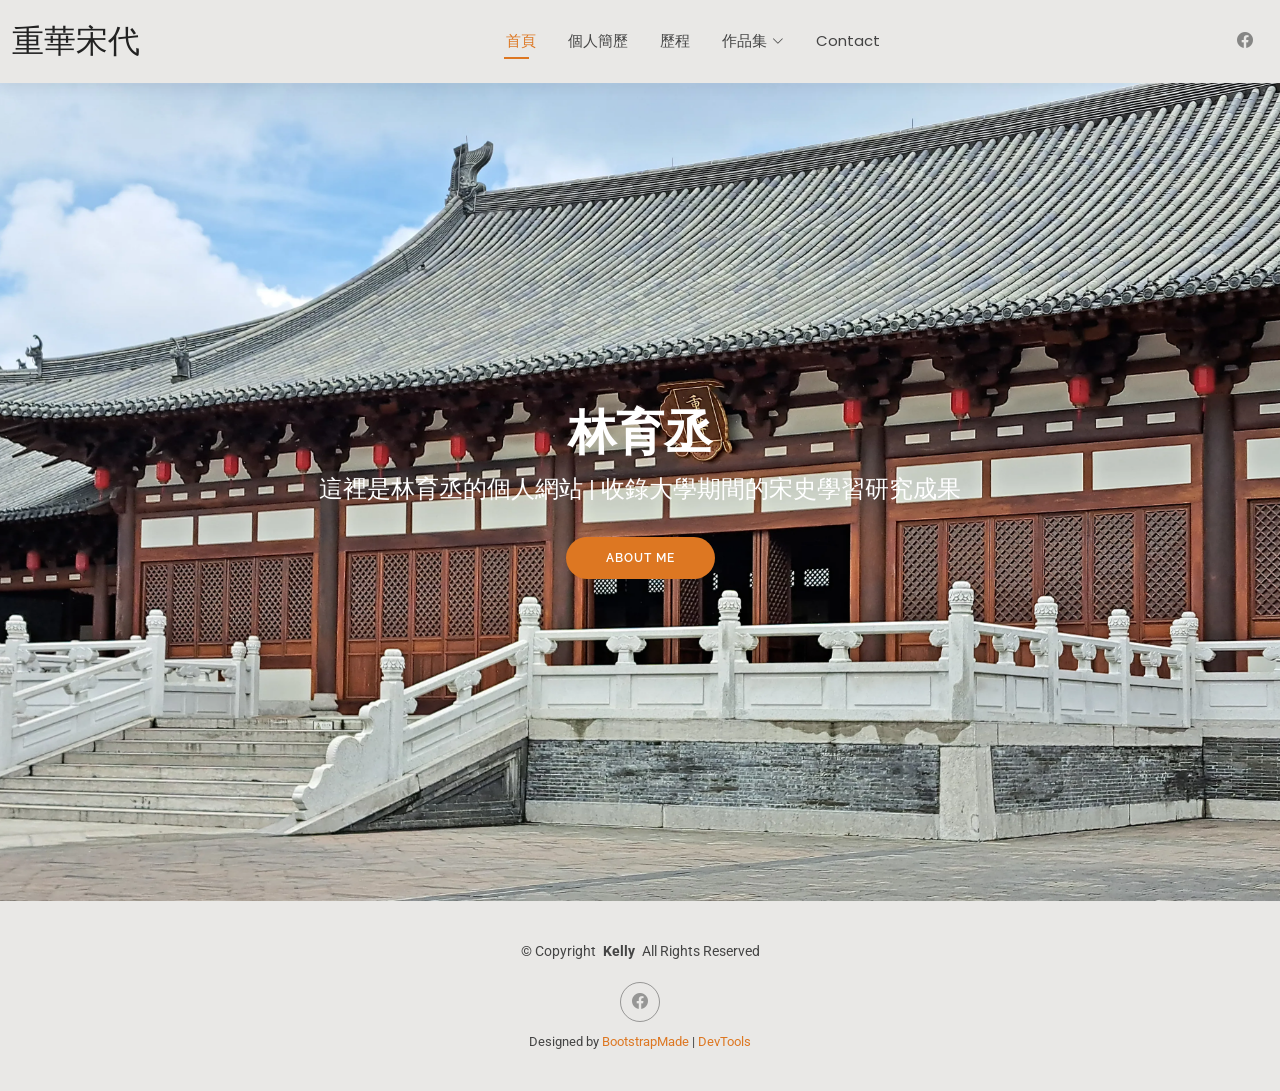
<file: index.html>
<!DOCTYPE html>
<html lang="zh-Hant">

<head>
  <meta charset="utf-8">
  <meta content="width=device-width, initial-scale=1.0" name="viewport">
  <title>Index - 林育丞</title>
  <meta name="description" content="">
  <meta name="keywords" content="">

  <!-- Favicons -->
  <link href="assets/img/favicon.png" rel="icon">
  <link href="assets/img/apple-touch-icon.png" rel="apple-touch-icon">

  <!-- Fonts -->
  <link href="https://fonts.googleapis.com" rel="preconnect">
  <link href="https://fonts.gstatic.com" rel="preconnect" crossorigin>
  <link href="https://fonts.googleapis.com/css2?family=Roboto:ital,wght@0,100;0,300;0,400;0,500;0,700;0,900;1,100;1,300;1,400;1,500;1,700;1,900&family=Poppins:ital,wght@0,100;0,200;0,300;0,400;0,500;0,600;0,700;0,800;0,900;1,100;1,200;1,300;1,400;1,500;1,600;1,700;1,800;1,900&family=Raleway:ital,wght@0,100;0,200;0,300;0,400;0,500;0,600;0,700;0,800;0,900;1,100;1,200;1,300;1,400;1,500;1,600;1,700;1,800;1,900&display=swap" rel="stylesheet">

  <!-- Vendor CSS Files -->
  <link href="assets/vendor/bootstrap/css/bootstrap.min.css" rel="stylesheet">
  <link href="assets/vendor/bootstrap-icons/bootstrap-icons.css" rel="stylesheet">
  <link href="assets/vendor/aos/aos.css" rel="stylesheet">
  <link href="assets/vendor/swiper/swiper-bundle.min.css" rel="stylesheet">
  <link href="assets/vendor/glightbox/css/glightbox.min.css" rel="stylesheet">

  <!-- Main CSS File -->
  <link href="assets/css/main.css" rel="stylesheet">

  <!-- =======================================================
  * Template Name: Kelly
  * Template URL: https://bootstrapmade.com/kelly-free-bootstrap-cv-resume-html-template/
  * Updated: Aug 07 2024 with Bootstrap v5.3.3
  * Author: BootstrapMade.com
  * License: https://bootstrapmade.com/license/
  ======================================================== -->
</head>

<body class="index-page">

  <header id="header" class="header d-flex align-items-center light-background sticky-top">
    <div class="container-fluid position-relative d-flex align-items-center justify-content-between">

      <a href="index.html" class="logo d-flex align-items-center me-auto me-xl-0">
        <!-- Uncomment the line below if you also wish to use an image logo -->
        <!-- <img src="assets/img/logo.png" alt=""> -->
        <h1 class="sitename">重華宋代</h1>
      </a>

      <nav id="navmenu" class="navmenu">
        <ul>
          <li><a href="index.html" class="active">首頁</a></li>
          <li><a href="about.html">個人簡歷</a></li>
          <li><a href="resume.html">歷程</a></li>
          <!--<li><a href="services.html">不知道以後會不會用到先隱藏</a></li>-->
          <!--<li><a href="portfolio.html">也是先藏</a></li>-->
          <li class="dropdown"><a href="#"><span>作品集</span> <i class="bi bi-chevron-down toggle-dropdown"></i></a>
            <ul>
              <li><a href="#">國科會大專生研究計畫</a></li>
              <li class="dropdown"><a href="#"><span>史料考釋</span> <i class="bi bi-chevron-down toggle-dropdown"></i></a>
                <ul>
                  <li><a href="#">建炎以來朝野雜記宦官節度使條</a></li>
                  <li><a href="#">宋故太保大觀文左丞相魏國公贈太師諡文忠京公墓誌銘</a></li>
                  <li><a href="#">劉豫家族墓誌銘</a></li>
                  <!--<li><a href="#">暫時沒用</a></li>-->
                  <!--<li><a href="#">也是暫時沒用</a></li>-->
                </ul>
              </li>
              <li><a href="#">論文:宦官與南宋中期政治-以王德謙為中心的考察</a></li>
              <li><a href="#">書評:評大宋之變</a></li>
              <li><a href="#">書評:評君主道學與宋王朝</a></li>
            </ul>
          </li>
          <li><a href="contact.html">Contact</a></li>
        </ul>
        <i class="mobile-nav-toggle d-xl-none bi bi-list"></i>
      </nav>

      <div class="header-social-links">
        
        <a href="#" class="facebook"><i class="bi bi-facebook"></i></a>
       
      </div>

    </div>
  </header>

  <main class="main">

    <!-- Hero Section -->
    <section id="hero" class="hero section">

      <img src="assets/img/hero-bg.webp" alt="" data-aos="fade-in">

      <div class="container text-center" data-aos="zoom-out" data-aos-delay="100">
        <div class="row justify-content-center">
          <div class="col-lg-8">
            <h2><font style="color: #fff;">林育丞</font></h2>
            <p>這裡是林育丞的個人網站 | 收錄大學期間的宋史學習研究成果</p>
            <a href="about.html" class="btn-get-started">About Me</a>
          </div>
        </div>
      </div>

    </section><!-- /Hero Section -->

  </main>

  <footer id="footer" class="footer light-background">

    <div class="container">
      <div class="copyright text-center ">
        <p>© <span>Copyright</span> <strong class="px-1 sitename">Kelly</strong> <span>All Rights Reserved<br></span></p>
      </div>
      <div class="social-links d-flex justify-content-center">
       
        <a href=""><i class="bi bi-facebook"></i></a>
       
      </div>
      <div class="credits">
        <!-- All the links in the footer should remain intact. -->
        <!-- You can delete the links only if you've purchased the pro version. -->
        <!-- Licensing information: https://bootstrapmade.com/license/ -->
        <!-- Purchase the pro version with working PHP/AJAX contact form: [buy-url] -->
        Designed by <a href="https://bootstrapmade.com/">BootstrapMade</a> | <a href="https://bootstrapmade.com/tools/">DevTools</a>
      </div>
    </div>

  </footer>

  <!-- Scroll Top -->
  <a href="#" id="scroll-top" class="scroll-top d-flex align-items-center justify-content-center"><i class="bi bi-arrow-up-short"></i></a>

  <!-- Preloader -->
  <div id="preloader"></div>

  <!-- Vendor JS Files -->
  <script src="assets/vendor/bootstrap/js/bootstrap.bundle.min.js"></script>
  <script src="assets/vendor/php-email-form/validate.js"></script>
  <script src="assets/vendor/aos/aos.js"></script>
  <script src="assets/vendor/waypoints/noframework.waypoints.js"></script>
  <script src="assets/vendor/purecounter/purecounter_vanilla.js"></script>
  <script src="assets/vendor/swiper/swiper-bundle.min.js"></script>
  <script src="assets/vendor/glightbox/js/glightbox.min.js"></script>
  <script src="assets/vendor/imagesloaded/imagesloaded.pkgd.min.js"></script>
  <script src="assets/vendor/isotope-layout/isotope.pkgd.min.js"></script>

  <!-- Main JS File -->
  <script src="assets/js/main.js"></script>

</body>

</html>
</file>
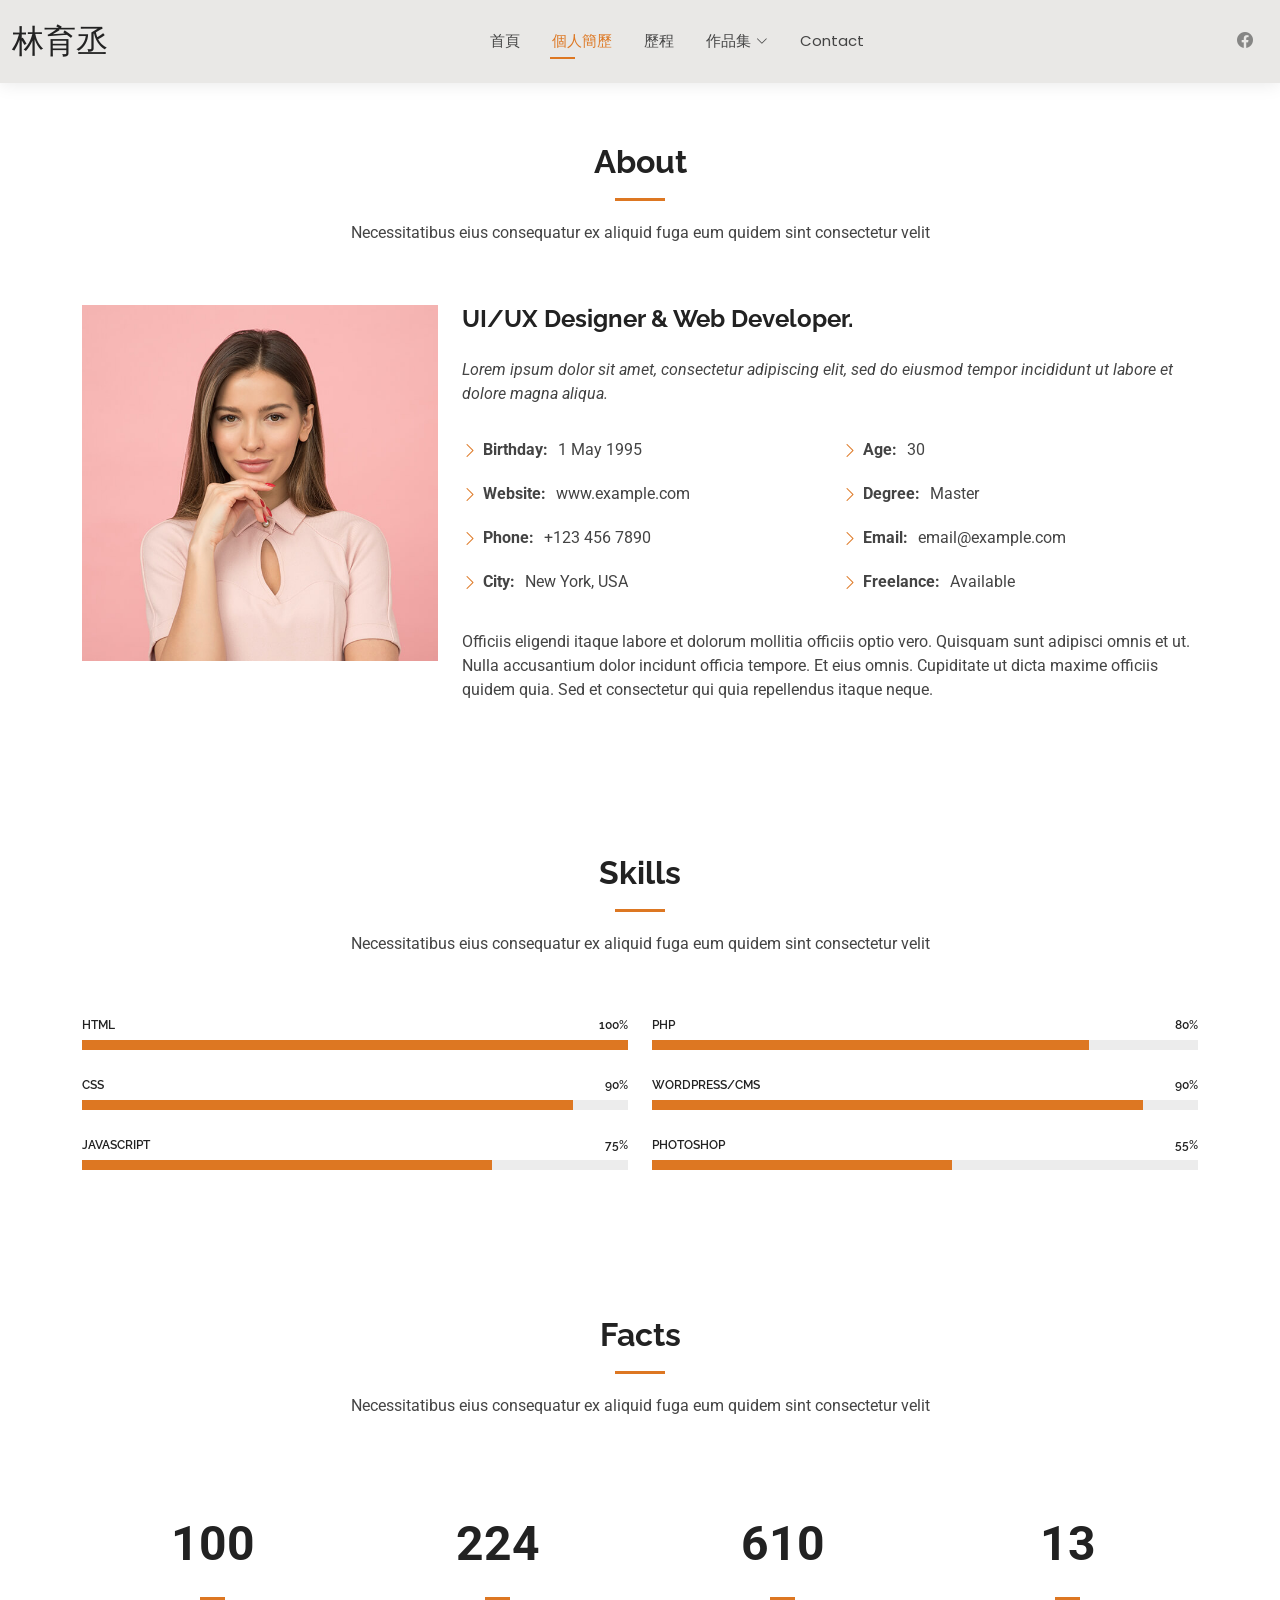
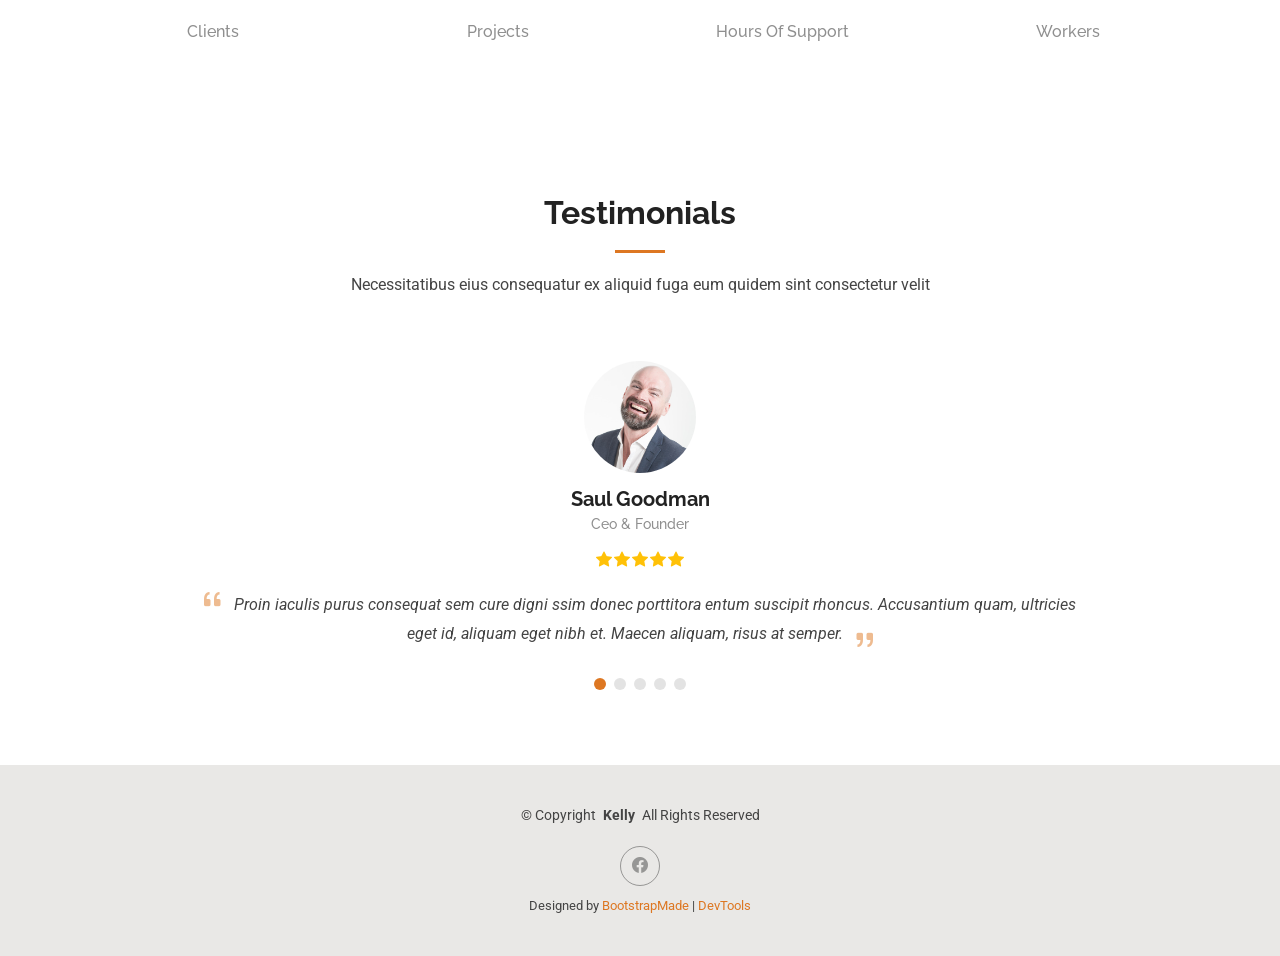
<file: about.html>
<!DOCTYPE html>
<html lang="en">

<head>
  <meta charset="utf-8">
  <meta content="width=device-width, initial-scale=1.0" name="viewport">
  <title>About - Kelly Bootstrap Template</title>
  <meta name="description" content="">
  <meta name="keywords" content="">

  <!-- Favicons -->
  <link href="assets/img/favicon.png" rel="icon">
  <link href="assets/img/apple-touch-icon.png" rel="apple-touch-icon">

  <!-- Fonts -->
  <link href="https://fonts.googleapis.com" rel="preconnect">
  <link href="https://fonts.gstatic.com" rel="preconnect" crossorigin>
  <link href="https://fonts.googleapis.com/css2?family=Roboto:ital,wght@0,100;0,300;0,400;0,500;0,700;0,900;1,100;1,300;1,400;1,500;1,700;1,900&family=Poppins:ital,wght@0,100;0,200;0,300;0,400;0,500;0,600;0,700;0,800;0,900;1,100;1,200;1,300;1,400;1,500;1,600;1,700;1,800;1,900&family=Raleway:ital,wght@0,100;0,200;0,300;0,400;0,500;0,600;0,700;0,800;0,900;1,100;1,200;1,300;1,400;1,500;1,600;1,700;1,800;1,900&display=swap" rel="stylesheet">

  <!-- Vendor CSS Files -->
  <link href="assets/vendor/bootstrap/css/bootstrap.min.css" rel="stylesheet">
  <link href="assets/vendor/bootstrap-icons/bootstrap-icons.css" rel="stylesheet">
  <link href="assets/vendor/aos/aos.css" rel="stylesheet">
  <link href="assets/vendor/swiper/swiper-bundle.min.css" rel="stylesheet">
  <link href="assets/vendor/glightbox/css/glightbox.min.css" rel="stylesheet">

  <!-- Main CSS File -->
  <link href="assets/css/main.css" rel="stylesheet">

  <!-- =======================================================
  * Template Name: Kelly
  * Template URL: https://bootstrapmade.com/kelly-free-bootstrap-cv-resume-html-template/
  * Updated: Aug 07 2024 with Bootstrap v5.3.3
  * Author: BootstrapMade.com
  * License: https://bootstrapmade.com/license/
  ======================================================== -->
</head>

<body class="about-page">

  <header id="header" class="header d-flex align-items-center light-background sticky-top">
    <div class="container-fluid position-relative d-flex align-items-center justify-content-between">

      <a href="index.html" class="logo d-flex align-items-center me-auto me-xl-0">
        <!-- Uncomment the line below if you also wish to use an image logo -->
        <!-- <img src="assets/img/logo.png" alt=""> -->
        <h1 class="sitename">林育丞</h1>
      </a>

      <nav id="navmenu" class="navmenu">
        <ul>
          <li><a href="index.html">首頁</a></li>
          <li><a href="about.html" class="active">個人簡歷</a></li>
          <li><a href="resume.html">歷程</a></li>
          <!--<li><a href="services.html">不知道以後會不會用到先隱藏</a></li>-->
          <!--<li><a href="portfolio.html">也是先藏</a></li>-->
          <li class="dropdown"><a href="#"><span>作品集</span> <i class="bi bi-chevron-down toggle-dropdown"></i></a>
            <ul>
              <li><a href="#">國科會大專生研究計畫</a></li>
              <li class="dropdown"><a href="#"><span>史料考釋</span> <i class="bi bi-chevron-down toggle-dropdown"></i></a>
                <ul>
                  <li><a href="#">建炎以來朝野雜記宦官節度使條</a></li>
                  <li><a href="#">宋故太保大觀文左丞相魏國公贈太師諡文忠京公墓誌銘</a></li>
                  <li><a href="#">劉豫家族墓誌銘</a></li>
                  <!--<li><a href="#">暫時沒用</a></li>-->
                  <!--<li><a href="#">也是暫時沒用</a></li>-->
                </ul>
              </li>
              <li><a href="#">論文:宦官與南宋中期政治-以王德謙為中心的考察</a></li>
              <li><a href="#">書評:評大宋之變</a></li>
              <li><a href="#">書評:評君主道學與宋王朝</a></li>
            </ul>
          </li>
          <li><a href="contact.html">Contact</a></li>
        </ul>
        <i class="mobile-nav-toggle d-xl-none bi bi-list"></i>
      </nav>

      <div class="header-social-links">
       
        <a href="#" class="facebook"><i class="bi bi-facebook"></i></a>
       
      </div>

    </div>
  </header>

  <main class="main">

    <!-- About Section -->
    <section id="about" class="about section">

      <!-- Section Title -->
      <div class="container section-title" data-aos="fade-up">
        <h2>About</h2>
        <p>Necessitatibus eius consequatur ex aliquid fuga eum quidem sint consectetur velit</p>
      </div><!-- End Section Title -->

      <div class="container" data-aos="fade-up" data-aos-delay="100">

        <div class="row gy-4 justify-content-center">
          <div class="col-lg-4">
            <img src="assets/img/profile-img.jpg" class="img-fluid" alt="">
          </div>
          <div class="col-lg-8 content">
            <h2>UI/UX Designer &amp; Web Developer.</h2>
            <p class="fst-italic py-3">
              Lorem ipsum dolor sit amet, consectetur adipiscing elit, sed do eiusmod tempor incididunt ut labore et dolore
              magna aliqua.
            </p>
            <div class="row">
              <div class="col-lg-6">
                <ul>
                  <li><i class="bi bi-chevron-right"></i> <strong>Birthday:</strong> <span>1 May 1995</span></li>
                  <li><i class="bi bi-chevron-right"></i> <strong>Website:</strong> <span>www.example.com</span></li>
                  <li><i class="bi bi-chevron-right"></i> <strong>Phone:</strong> <span>+123 456 7890</span></li>
                  <li><i class="bi bi-chevron-right"></i> <strong>City:</strong> <span>New York, USA</span></li>
                </ul>
              </div>
              <div class="col-lg-6">
                <ul>
                  <li><i class="bi bi-chevron-right"></i> <strong>Age:</strong> <span>30</span></li>
                  <li><i class="bi bi-chevron-right"></i> <strong>Degree:</strong> <span>Master</span></li>
                  <li><i class="bi bi-chevron-right"></i> <strong>Email:</strong> <span>email@example.com</span></li>
                  <li><i class="bi bi-chevron-right"></i> <strong>Freelance:</strong> <span>Available</span></li>
                </ul>
              </div>
            </div>
            <p class="py-3">
              Officiis eligendi itaque labore et dolorum mollitia officiis optio vero. Quisquam sunt adipisci omnis et ut. Nulla accusantium dolor incidunt officia tempore. Et eius omnis.
              Cupiditate ut dicta maxime officiis quidem quia. Sed et consectetur qui quia repellendus itaque neque.
            </p>
          </div>
        </div>

      </div>

    </section><!-- /About Section -->

    <!-- Skills Section -->
    <section id="skills" class="skills section">

      <!-- Section Title -->
      <div class="container section-title" data-aos="fade-up">
        <h2>Skills</h2>
        <p>Necessitatibus eius consequatur ex aliquid fuga eum quidem sint consectetur velit</p>
      </div><!-- End Section Title -->

      <div class="container" data-aos="fade-up" data-aos-delay="100">

        <div class="row skills-content skills-animation">

          <div class="col-lg-6">

            <div class="progress">
              <span class="skill"><span>HTML</span> <i class="val">100%</i></span>
              <div class="progress-bar-wrap">
                <div class="progress-bar" role="progressbar" aria-valuenow="100" aria-valuemin="0" aria-valuemax="100"></div>
              </div>
            </div><!-- End Skills Item -->

            <div class="progress">
              <span class="skill"><span>CSS</span> <i class="val">90%</i></span>
              <div class="progress-bar-wrap">
                <div class="progress-bar" role="progressbar" aria-valuenow="90" aria-valuemin="0" aria-valuemax="100"></div>
              </div>
            </div><!-- End Skills Item -->

            <div class="progress">
              <span class="skill"><span>JavaScript</span> <i class="val">75%</i></span>
              <div class="progress-bar-wrap">
                <div class="progress-bar" role="progressbar" aria-valuenow="75" aria-valuemin="0" aria-valuemax="100"></div>
              </div>
            </div><!-- End Skills Item -->

          </div>

          <div class="col-lg-6">

            <div class="progress">
              <span class="skill"><span>PHP</span> <i class="val">80%</i></span>
              <div class="progress-bar-wrap">
                <div class="progress-bar" role="progressbar" aria-valuenow="80" aria-valuemin="0" aria-valuemax="100"></div>
              </div>
            </div><!-- End Skills Item -->

            <div class="progress">
              <span class="skill"><span>WordPress/CMS</span> <i class="val">90%</i></span>
              <div class="progress-bar-wrap">
                <div class="progress-bar" role="progressbar" aria-valuenow="90" aria-valuemin="0" aria-valuemax="100"></div>
              </div>
            </div><!-- End Skills Item -->

            <div class="progress">
              <span class="skill"><span>Photoshop</span> <i class="val">55%</i></span>
              <div class="progress-bar-wrap">
                <div class="progress-bar" role="progressbar" aria-valuenow="55" aria-valuemin="0" aria-valuemax="100"></div>
              </div>
            </div><!-- End Skills Item -->

          </div>

        </div>

      </div>

    </section><!-- /Skills Section -->

    <!-- Stats Section -->
    <section id="stats" class="stats section">

      <!-- Section Title -->
      <div class="container section-title" data-aos="fade-up">
        <h2>Facts</h2>
        <p>Necessitatibus eius consequatur ex aliquid fuga eum quidem sint consectetur velit</p>
      </div><!-- End Section Title -->

      <div class="container" data-aos="fade-up" data-aos-delay="100">

        <div class="row gy-4">

          <div class="col-lg-3 col-md-6">
            <div class="stats-item text-center w-100 h-100">
              <span data-purecounter-start="0" data-purecounter-end="232" data-purecounter-duration="1" class="purecounter"></span>
              <p>Clients</p>
            </div>
          </div><!-- End Stats Item -->

          <div class="col-lg-3 col-md-6">
            <div class="stats-item text-center w-100 h-100">
              <span data-purecounter-start="0" data-purecounter-end="521" data-purecounter-duration="1" class="purecounter"></span>
              <p>Projects</p>
            </div>
          </div><!-- End Stats Item -->

          <div class="col-lg-3 col-md-6">
            <div class="stats-item text-center w-100 h-100">
              <span data-purecounter-start="0" data-purecounter-end="1453" data-purecounter-duration="1" class="purecounter"></span>
              <p>Hours Of Support</p>
            </div>
          </div><!-- End Stats Item -->

          <div class="col-lg-3 col-md-6">
            <div class="stats-item text-center w-100 h-100">
              <span data-purecounter-start="0" data-purecounter-end="32" data-purecounter-duration="1" class="purecounter"></span>
              <p>Workers</p>
            </div>
          </div><!-- End Stats Item -->

        </div>

      </div>

    </section><!-- /Stats Section -->

    <!-- Testimonials Section -->
    <section id="testimonials" class="testimonials section">

      <!-- Section Title -->
      <div class="container section-title" data-aos="fade-up">
        <h2>Testimonials</h2>
        <p>Necessitatibus eius consequatur ex aliquid fuga eum quidem sint consectetur velit</p>
      </div><!-- End Section Title -->

      <div class="container" data-aos="fade-up" data-aos-delay="100">

        <div class="swiper init-swiper">
          <script type="application/json" class="swiper-config">
            {
              "loop": true,
              "speed": 600,
              "autoplay": {
                "delay": 5000
              },
              "slidesPerView": "auto",
              "pagination": {
                "el": ".swiper-pagination",
                "type": "bullets",
                "clickable": true
              }
            }
          </script>
          <div class="swiper-wrapper">

            <div class="swiper-slide">
              <div class="testimonial-item">
                <img src="assets/img/testimonials/testimonials-1.jpg" class="testimonial-img" alt="">
                <h3>Saul Goodman</h3>
                <h4>Ceo &amp; Founder</h4>
                <div class="stars">
                  <i class="bi bi-star-fill"></i><i class="bi bi-star-fill"></i><i class="bi bi-star-fill"></i><i class="bi bi-star-fill"></i><i class="bi bi-star-fill"></i>
                </div>
                <p>
                  <i class="bi bi-quote quote-icon-left"></i>
                  <span>Proin iaculis purus consequat sem cure digni ssim donec porttitora entum suscipit rhoncus. Accusantium quam, ultricies eget id, aliquam eget nibh et. Maecen aliquam, risus at semper.</span>
                  <i class="bi bi-quote quote-icon-right"></i>
                </p>
              </div>
            </div><!-- End testimonial item -->

            <div class="swiper-slide">
              <div class="testimonial-item">
                <img src="assets/img/testimonials/testimonials-2.jpg" class="testimonial-img" alt="">
                <h3>Sara Wilsson</h3>
                <h4>Designer</h4>
                <div class="stars">
                  <i class="bi bi-star-fill"></i><i class="bi bi-star-fill"></i><i class="bi bi-star-fill"></i><i class="bi bi-star-fill"></i><i class="bi bi-star-fill"></i>
                </div>
                <p>
                  <i class="bi bi-quote quote-icon-left"></i>
                  <span>Export tempor illum tamen malis malis eram quae irure esse labore quem cillum quid cillum eram malis quorum velit fore eram velit sunt aliqua noster fugiat irure amet legam anim culpa.</span>
                  <i class="bi bi-quote quote-icon-right"></i>
                </p>
              </div>
            </div><!-- End testimonial item -->

            <div class="swiper-slide">
              <div class="testimonial-item">
                <img src="assets/img/testimonials/testimonials-3.jpg" class="testimonial-img" alt="">
                <h3>Jena Karlis</h3>
                <h4>Store Owner</h4>
                <div class="stars">
                  <i class="bi bi-star-fill"></i><i class="bi bi-star-fill"></i><i class="bi bi-star-fill"></i><i class="bi bi-star-fill"></i><i class="bi bi-star-fill"></i>
                </div>
                <p>
                  <i class="bi bi-quote quote-icon-left"></i>
                  <span>Enim nisi quem export duis labore cillum quae magna enim sint quorum nulla quem veniam duis minim tempor labore quem eram duis noster aute amet eram fore quis sint minim.</span>
                  <i class="bi bi-quote quote-icon-right"></i>
                </p>
              </div>
            </div><!-- End testimonial item -->

            <div class="swiper-slide">
              <div class="testimonial-item">
                <img src="assets/img/testimonials/testimonials-4.jpg" class="testimonial-img" alt="">
                <h3>Matt Brandon</h3>
                <h4>Freelancer</h4>
                <div class="stars">
                  <i class="bi bi-star-fill"></i><i class="bi bi-star-fill"></i><i class="bi bi-star-fill"></i><i class="bi bi-star-fill"></i><i class="bi bi-star-fill"></i>
                </div>
                <p>
                  <i class="bi bi-quote quote-icon-left"></i>
                  <span>Fugiat enim eram quae cillum dolore dolor amet nulla culpa multos export minim fugiat minim velit minim dolor enim duis veniam ipsum anim magna sunt elit fore quem dolore labore illum veniam.</span>
                  <i class="bi bi-quote quote-icon-right"></i>
                </p>
              </div>
            </div><!-- End testimonial item -->

            <div class="swiper-slide">
              <div class="testimonial-item">
                <img src="assets/img/testimonials/testimonials-5.jpg" class="testimonial-img" alt="">
                <h3>John Larson</h3>
                <h4>Entrepreneur</h4>
                <div class="stars">
                  <i class="bi bi-star-fill"></i><i class="bi bi-star-fill"></i><i class="bi bi-star-fill"></i><i class="bi bi-star-fill"></i><i class="bi bi-star-fill"></i>
                </div>
                <p>
                  <i class="bi bi-quote quote-icon-left"></i>
                  <span>Quis quorum aliqua sint quem legam fore sunt eram irure aliqua veniam tempor noster veniam enim culpa labore duis sunt culpa nulla illum cillum fugiat legam esse veniam culpa fore nisi cillum quid.</span>
                  <i class="bi bi-quote quote-icon-right"></i>
                </p>
              </div>
            </div><!-- End testimonial item -->

          </div>
          <div class="swiper-pagination"></div>
        </div>

      </div>

    </section><!-- /Testimonials Section -->

  </main>

  <footer id="footer" class="footer light-background">

    <div class="container">
      <div class="copyright text-center ">
        <p>© <span>Copyright</span> <strong class="px-1 sitename">Kelly</strong> <span>All Rights Reserved<br></span></p>
      </div>
      <div class="social-links d-flex justify-content-center">

        <a href=""><i class="bi bi-facebook"></i></a>
       
      </div>
      <div class="credits">
        <!-- All the links in the footer should remain intact. -->
        <!-- You can delete the links only if you've purchased the pro version. -->
        <!-- Licensing information: https://bootstrapmade.com/license/ -->
        <!-- Purchase the pro version with working PHP/AJAX contact form: [buy-url] -->
        Designed by <a href="https://bootstrapmade.com/">BootstrapMade</a> | <a href="https://bootstrapmade.com/tools/">DevTools</a>
      </div>
    </div>

  </footer>

  <!-- Scroll Top -->
  <a href="#" id="scroll-top" class="scroll-top d-flex align-items-center justify-content-center"><i class="bi bi-arrow-up-short"></i></a>

  <!-- Preloader -->
  <div id="preloader"></div>

  <!-- Vendor JS Files -->
  <script src="assets/vendor/bootstrap/js/bootstrap.bundle.min.js"></script>
  <script src="assets/vendor/php-email-form/validate.js"></script>
  <script src="assets/vendor/aos/aos.js"></script>
  <script src="assets/vendor/waypoints/noframework.waypoints.js"></script>
  <script src="assets/vendor/purecounter/purecounter_vanilla.js"></script>
  <script src="assets/vendor/swiper/swiper-bundle.min.js"></script>
  <script src="assets/vendor/glightbox/js/glightbox.min.js"></script>
  <script src="assets/vendor/imagesloaded/imagesloaded.pkgd.min.js"></script>
  <script src="assets/vendor/isotope-layout/isotope.pkgd.min.js"></script>

  <!-- Main JS File -->
  <script src="assets/js/main.js"></script>

</body>

</html>
</file>
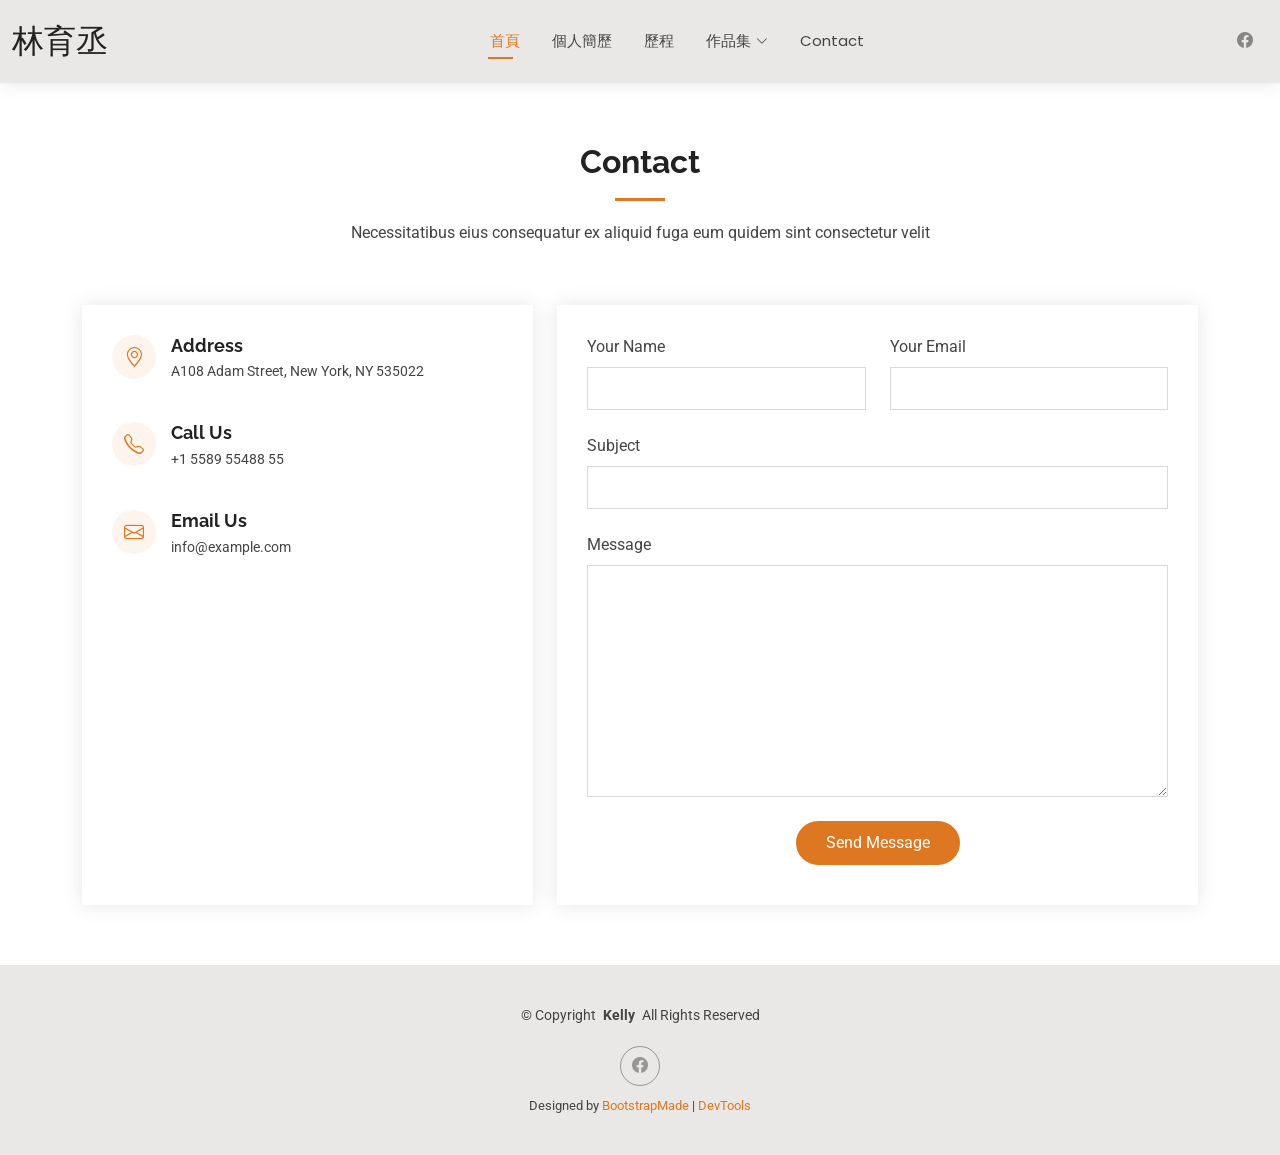
<file: contact.html>
<!DOCTYPE html>
<html lang="en">

<head>
  <meta charset="utf-8">
  <meta content="width=device-width, initial-scale=1.0" name="viewport">
  <title>Contact - Kelly Bootstrap Template</title>
  <meta name="description" content="">
  <meta name="keywords" content="">

  <!-- Favicons -->
  <link href="assets/img/favicon.png" rel="icon">
  <link href="assets/img/apple-touch-icon.png" rel="apple-touch-icon">

  <!-- Fonts -->
  <link href="https://fonts.googleapis.com" rel="preconnect">
  <link href="https://fonts.gstatic.com" rel="preconnect" crossorigin>
  <link href="https://fonts.googleapis.com/css2?family=Roboto:ital,wght@0,100;0,300;0,400;0,500;0,700;0,900;1,100;1,300;1,400;1,500;1,700;1,900&family=Poppins:ital,wght@0,100;0,200;0,300;0,400;0,500;0,600;0,700;0,800;0,900;1,100;1,200;1,300;1,400;1,500;1,600;1,700;1,800;1,900&family=Raleway:ital,wght@0,100;0,200;0,300;0,400;0,500;0,600;0,700;0,800;0,900;1,100;1,200;1,300;1,400;1,500;1,600;1,700;1,800;1,900&display=swap" rel="stylesheet">

  <!-- Vendor CSS Files -->
  <link href="assets/vendor/bootstrap/css/bootstrap.min.css" rel="stylesheet">
  <link href="assets/vendor/bootstrap-icons/bootstrap-icons.css" rel="stylesheet">
  <link href="assets/vendor/aos/aos.css" rel="stylesheet">
  <link href="assets/vendor/swiper/swiper-bundle.min.css" rel="stylesheet">
  <link href="assets/vendor/glightbox/css/glightbox.min.css" rel="stylesheet">

  <!-- Main CSS File -->
  <link href="assets/css/main.css" rel="stylesheet">

  <!-- =======================================================
  * Template Name: Kelly
  * Template URL: https://bootstrapmade.com/kelly-free-bootstrap-cv-resume-html-template/
  * Updated: Aug 07 2024 with Bootstrap v5.3.3
  * Author: BootstrapMade.com
  * License: https://bootstrapmade.com/license/
  ======================================================== -->
</head>

<body class="contact-page">

  <header id="header" class="header d-flex align-items-center light-background sticky-top">
    <div class="container-fluid position-relative d-flex align-items-center justify-content-between">

      <a href="index.html" class="logo d-flex align-items-center me-auto me-xl-0">
        <!-- Uncomment the line below if you also wish to use an image logo -->
        <!-- <img src="assets/img/logo.png" alt=""> -->
        <h1 class="sitename">林育丞</h1>
      </a>

      <nav id="navmenu" class="navmenu">
        <ul>
          <li><a href="index.html" class="active">首頁</a></li>
          <li><a href="about.html">個人簡歷</a></li>
          <li><a href="resume.html">歷程</a></li>
          <!--<li><a href="services.html">不知道以後會不會用到先隱藏</a></li>-->
          <!--<li><a href="portfolio.html">也是先藏</a></li>-->
          <li class="dropdown"><a href="#"><span>作品集</span> <i class="bi bi-chevron-down toggle-dropdown"></i></a>
            <ul>
              <li><a href="#">國科會大專生研究計畫</a></li>
              <li class="dropdown"><a href="#"><span>史料考釋</span> <i class="bi bi-chevron-down toggle-dropdown"></i></a>
                <ul>
                  <li><a href="#">建炎以來朝野雜記宦官節度使條</a></li>
                  <li><a href="#">宋故太保大觀文左丞相魏國公贈太師諡文忠京公墓誌銘</a></li>
                  <li><a href="#">劉豫家族墓誌銘</a></li>
                  <!--<li><a href="#">暫時沒用</a></li>-->
                  <!--<li><a href="#">也是暫時沒用</a></li>-->
                </ul>
              </li>
              <li><a href="#">論文:宦官與南宋中期政治-以王德謙為中心的考察</a></li>
              <li><a href="#">書評:評大宋之變</a></li>
              <li><a href="#">書評:評君主道學與宋王朝</a></li>
            </ul>
          </li>
          <li><a href="contact.html">Contact
          </a></li>
        </ul>
        <i class="mobile-nav-toggle d-xl-none bi bi-list"></i>
      </nav>

      <div class="header-social-links">
       
        <a href="#" class="facebook"><i class="bi bi-facebook"></i></a>
       
      </div>

    </div>
  </header>

  <main class="main">

    <!-- Contact Section -->
    <section id="contact" class="contact section">

      <!-- Section Title -->
      <div class="container section-title" data-aos="fade-up">
        <h2>Contact</h2>
        <p>Necessitatibus eius consequatur ex aliquid fuga eum quidem sint consectetur velit</p>
      </div><!-- End Section Title -->

      <div class="container" data-aos="fade-up" data-aos-delay="100">

        <div class="row gy-4">

          <div class="col-lg-5">

            <div class="info-wrap">
              <div class="info-item d-flex" data-aos="fade-up" data-aos-delay="200">
                <i class="bi bi-geo-alt flex-shrink-0"></i>
                <div>
                  <h3>Address</h3>
                  <p>A108 Adam Street, New York, NY 535022</p>
                </div>
              </div><!-- End Info Item -->

              <div class="info-item d-flex" data-aos="fade-up" data-aos-delay="300">
                <i class="bi bi-telephone flex-shrink-0"></i>
                <div>
                  <h3>Call Us</h3>
                  <p>+1 5589 55488 55</p>
                </div>
              </div><!-- End Info Item -->

              <div class="info-item d-flex" data-aos="fade-up" data-aos-delay="400">
                <i class="bi bi-envelope flex-shrink-0"></i>
                <div>
                  <h3>Email Us</h3>
                  <p>info@example.com</p>
                </div>
              </div><!-- End Info Item -->

              <iframe src="https://www.google.com/maps/embed?pb=!1m14!1m8!1m3!1d48389.78314118045!2d-74.006138!3d40.710059!3m2!1i1024!2i768!4f13.1!3m3!1m2!1s0x89c25a22a3bda30d%3A0xb89d1fe6bc499443!2sDowntown%20Conference%20Center!5e0!3m2!1sen!2sus!4v1676961268712!5m2!1sen!2sus" frameborder="0" style="border:0; width: 100%; height: 270px;" allowfullscreen="" loading="lazy" referrerpolicy="no-referrer-when-downgrade"></iframe>
            </div>
          </div>

          <div class="col-lg-7">
            <form action="forms/contact.php" method="post" class="php-email-form" data-aos="fade-up" data-aos-delay="200">
              <div class="row gy-4">

                <div class="col-md-6">
                  <label for="name-field" class="pb-2">Your Name</label>
                  <input type="text" name="name" id="name-field" class="form-control" required="">
                </div>

                <div class="col-md-6">
                  <label for="email-field" class="pb-2">Your Email</label>
                  <input type="email" class="form-control" name="email" id="email-field" required="">
                </div>

                <div class="col-md-12">
                  <label for="subject-field" class="pb-2">Subject</label>
                  <input type="text" class="form-control" name="subject" id="subject-field" required="">
                </div>

                <div class="col-md-12">
                  <label for="message-field" class="pb-2">Message</label>
                  <textarea class="form-control" name="message" rows="10" id="message-field" required=""></textarea>
                </div>

                <div class="col-md-12 text-center">
                  <div class="loading">Loading</div>
                  <div class="error-message"></div>
                  <div class="sent-message">Your message has been sent. Thank you!</div>

                  <button type="submit">Send Message</button>
                </div>

              </div>
            </form>
          </div><!-- End Contact Form -->

        </div>

      </div>

    </section><!-- /Contact Section -->

  </main>

  <footer id="footer" class="footer light-background">

    <div class="container">
      <div class="copyright text-center ">
        <p>© <span>Copyright</span> <strong class="px-1 sitename">Kelly</strong> <span>All Rights Reserved<br></span></p>
      </div>
      <div class="social-links d-flex justify-content-center">
        <a href=""><i class="bi bi-facebook"></i></a>
       
      </div>
      <div class="credits">
        <!-- All the links in the footer should remain intact. -->
        <!-- You can delete the links only if you've purchased the pro version. -->
        <!-- Licensing information: https://bootstrapmade.com/license/ -->
        <!-- Purchase the pro version with working PHP/AJAX contact form: [buy-url] -->
        Designed by <a href="https://bootstrapmade.com/">BootstrapMade</a> | <a href="https://bootstrapmade.com/tools/">DevTools</a>
      </div>
    </div>

  </footer>

  <!-- Scroll Top -->
  <a href="#" id="scroll-top" class="scroll-top d-flex align-items-center justify-content-center"><i class="bi bi-arrow-up-short"></i></a>

  <!-- Preloader -->
  <div id="preloader"></div>

  <!-- Vendor JS Files -->
  <script src="assets/vendor/bootstrap/js/bootstrap.bundle.min.js"></script>
  <script src="assets/vendor/php-email-form/validate.js"></script>
  <script src="assets/vendor/aos/aos.js"></script>
  <script src="assets/vendor/waypoints/noframework.waypoints.js"></script>
  <script src="assets/vendor/purecounter/purecounter_vanilla.js"></script>
  <script src="assets/vendor/swiper/swiper-bundle.min.js"></script>
  <script src="assets/vendor/glightbox/js/glightbox.min.js"></script>
  <script src="assets/vendor/imagesloaded/imagesloaded.pkgd.min.js"></script>
  <script src="assets/vendor/isotope-layout/isotope.pkgd.min.js"></script>

  <!-- Main JS File -->
  <script src="assets/js/main.js"></script>

</body>

</html>
</file>
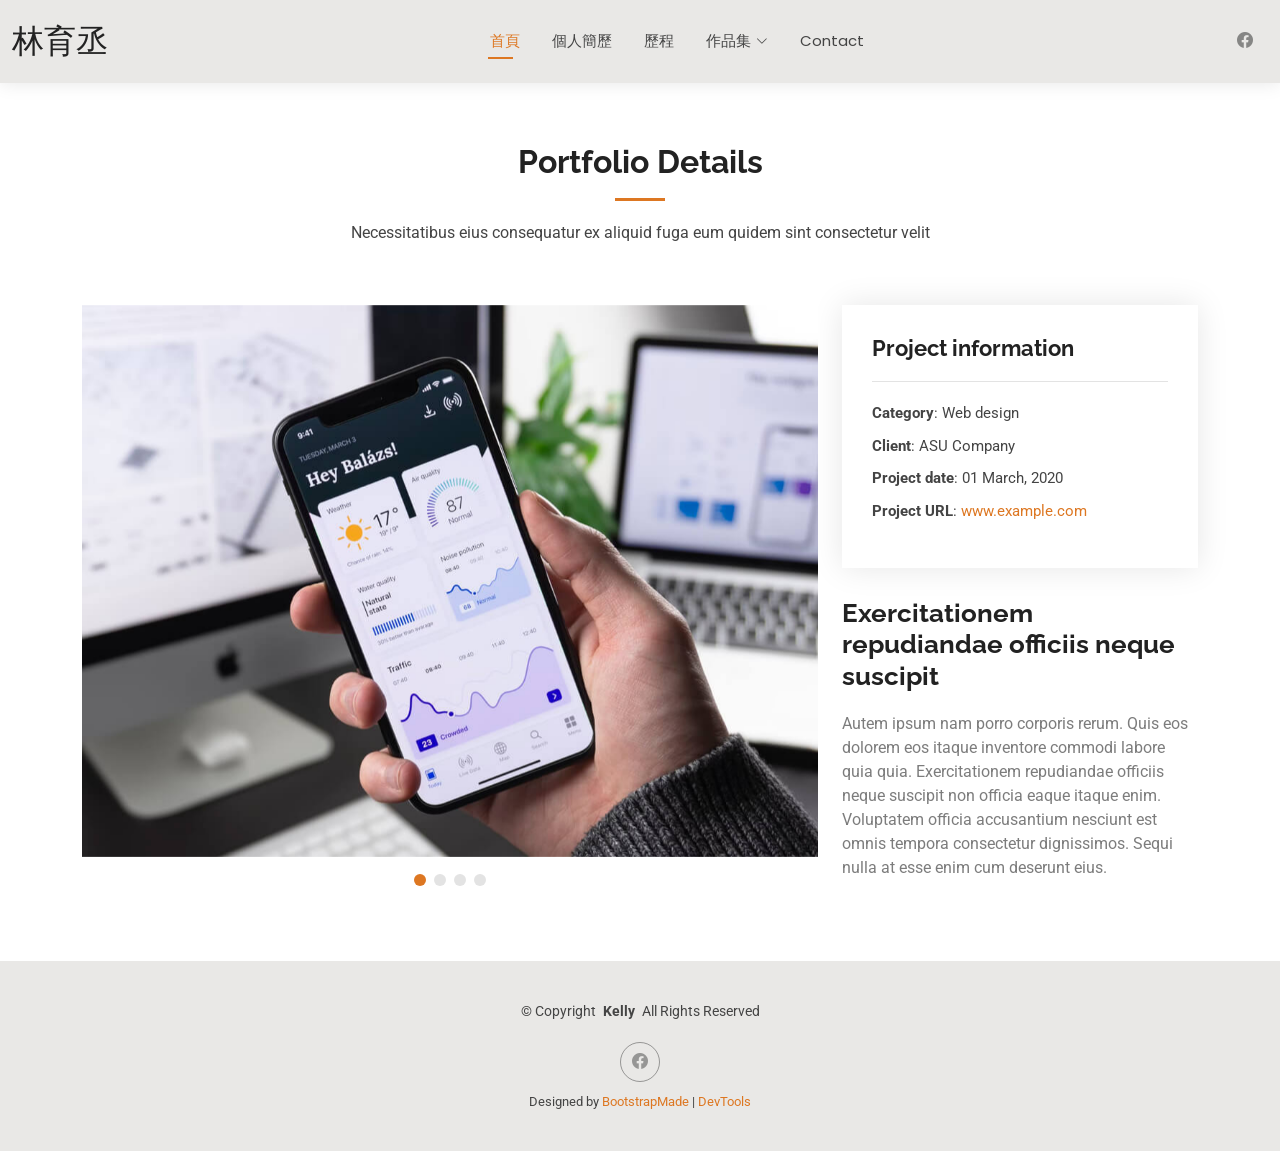
<file: portfolio-details.html>
<!DOCTYPE html>
<html lang="en">

<head>
  <meta charset="utf-8">
  <meta content="width=device-width, initial-scale=1.0" name="viewport">
  <title>Portfolio Details - Kelly Bootstrap Template</title>
  <meta name="description" content="">
  <meta name="keywords" content="">

  <!-- Favicons -->
  <link href="assets/img/favicon.png" rel="icon">
  <link href="assets/img/apple-touch-icon.png" rel="apple-touch-icon">

  <!-- Fonts -->
  <link href="https://fonts.googleapis.com" rel="preconnect">
  <link href="https://fonts.gstatic.com" rel="preconnect" crossorigin>
  <link href="https://fonts.googleapis.com/css2?family=Roboto:ital,wght@0,100;0,300;0,400;0,500;0,700;0,900;1,100;1,300;1,400;1,500;1,700;1,900&family=Poppins:ital,wght@0,100;0,200;0,300;0,400;0,500;0,600;0,700;0,800;0,900;1,100;1,200;1,300;1,400;1,500;1,600;1,700;1,800;1,900&family=Raleway:ital,wght@0,100;0,200;0,300;0,400;0,500;0,600;0,700;0,800;0,900;1,100;1,200;1,300;1,400;1,500;1,600;1,700;1,800;1,900&display=swap" rel="stylesheet">

  <!-- Vendor CSS Files -->
  <link href="assets/vendor/bootstrap/css/bootstrap.min.css" rel="stylesheet">
  <link href="assets/vendor/bootstrap-icons/bootstrap-icons.css" rel="stylesheet">
  <link href="assets/vendor/aos/aos.css" rel="stylesheet">
  <link href="assets/vendor/swiper/swiper-bundle.min.css" rel="stylesheet">
  <link href="assets/vendor/glightbox/css/glightbox.min.css" rel="stylesheet">

  <!-- Main CSS File -->
  <link href="assets/css/main.css" rel="stylesheet">

  <!-- =======================================================
  * Template Name: Kelly
  * Template URL: https://bootstrapmade.com/kelly-free-bootstrap-cv-resume-html-template/
  * Updated: Aug 07 2024 with Bootstrap v5.3.3
  * Author: BootstrapMade.com
  * License: https://bootstrapmade.com/license/
  ======================================================== -->
</head>

<body class="portfolio-details-page">

  <header id="header" class="header d-flex align-items-center light-background sticky-top">
    <div class="container-fluid position-relative d-flex align-items-center justify-content-between">

      <a href="index.html" class="logo d-flex align-items-center me-auto me-xl-0">
        <!-- Uncomment the line below if you also wish to use an image logo -->
        <!-- <img src="assets/img/logo.png" alt=""> -->
        <h1 class="sitename">林育丞</h1>
      </a>

      <nav id="navmenu" class="navmenu">
        <ul>
          <li><a href="index.html" class="active">首頁</a></li>
          <li><a href="about.html">個人簡歷</a></li>
          <li><a href="resume.html">歷程</a></li>
          <!--<li><a href="services.html">不知道以後會不會用到先隱藏</a></li>-->
          <!--<li><a href="portfolio.html">也是先藏</a></li>-->
          <li class="dropdown"><a href="#"><span>作品集</span> <i class="bi bi-chevron-down toggle-dropdown"></i></a>
            <ul>
              <li><a href="#">國科會大專生研究計畫</a></li>
              <li class="dropdown"><a href="#"><span>史料考釋</span> <i class="bi bi-chevron-down toggle-dropdown"></i></a>
                <ul>
                  <li><a href="#">建炎以來朝野雜記宦官節度使條</a></li>
                  <li><a href="#">宋故太保大觀文左丞相魏國公贈太師諡文忠京公墓誌銘</a></li>
                  <li><a href="#">劉豫家族墓誌銘</a></li>
                  <!--<li><a href="#">暫時沒用</a></li>-->
                  <!--<li><a href="#">也是暫時沒用</a></li>-->
                </ul>
              </li>
              <li><a href="#">論文:宦官與南宋中期政治-以王德謙為中心的考察</a></li>
              <li><a href="#">書評:評大宋之變</a></li>
              <li><a href="#">書評:評君主道學與宋王朝</a></li>
            </ul>
          </li>
          <li><a href="contact.html">Contact</a></li>
        </ul>
        <i class="mobile-nav-toggle d-xl-none bi bi-list"></i>
      </nav>

      <div class="header-social-links">
       
        <a href="#" class="facebook"><i class="bi bi-facebook"></i></a>
      
      </div>

    </div>
  </header>

  <main class="main">

    <!-- Portfolio Details Section -->
    <section id="portfolio-details" class="portfolio-details section">

      <!-- Section Title -->
      <div class="container section-title" data-aos="fade-up">
        <h2>Portfolio Details</h2>
        <p>Necessitatibus eius consequatur ex aliquid fuga eum quidem sint consectetur velit</p>
      </div><!-- End Section Title -->

      <div class="container" data-aos="fade-up" data-aos-delay="100">

        <div class="row gy-4">

          <div class="col-lg-8">
            <div class="portfolio-details-slider swiper init-swiper">

              <script type="application/json" class="swiper-config">
                {
                  "loop": true,
                  "speed": 600,
                  "autoplay": {
                    "delay": 5000
                  },
                  "slidesPerView": "auto",
                  "pagination": {
                    "el": ".swiper-pagination",
                    "type": "bullets",
                    "clickable": true
                  }
                }
              </script>

              <div class="swiper-wrapper align-items-center">

                <div class="swiper-slide">
                  <img src="assets/img/portfolio/app-1.jpg" alt="">
                </div>

                <div class="swiper-slide">
                  <img src="assets/img/portfolio/product-1.jpg" alt="">
                </div>

                <div class="swiper-slide">
                  <img src="assets/img/portfolio/branding-1.jpg" alt="">
                </div>

                <div class="swiper-slide">
                  <img src="assets/img/portfolio/books-1.jpg" alt="">
                </div>

              </div>
              <div class="swiper-pagination"></div>
            </div>
          </div>

          <div class="col-lg-4">
            <div class="portfolio-info" data-aos="fade-up" data-aos-delay="200">
              <h3>Project information</h3>
              <ul>
                <li><strong>Category</strong>: Web design</li>
                <li><strong>Client</strong>: ASU Company</li>
                <li><strong>Project date</strong>: 01 March, 2020</li>
                <li><strong>Project URL</strong>: <a href="#">www.example.com</a></li>
              </ul>
            </div>
            <div class="portfolio-description" data-aos="fade-up" data-aos-delay="300">
              <h2>Exercitationem repudiandae officiis neque suscipit</h2>
              <p>
                Autem ipsum nam porro corporis rerum. Quis eos dolorem eos itaque inventore commodi labore quia quia. Exercitationem repudiandae officiis neque suscipit non officia eaque itaque enim. Voluptatem officia accusantium nesciunt est omnis tempora consectetur dignissimos. Sequi nulla at esse enim cum deserunt eius.
              </p>
            </div>
          </div>

        </div>

      </div>

    </section><!-- /Portfolio Details Section -->

  </main>

  <footer id="footer" class="footer light-background">

    <div class="container">
      <div class="copyright text-center ">
        <p>© <span>Copyright</span> <strong class="px-1 sitename">Kelly</strong> <span>All Rights Reserved<br></span></p>
      </div>
      <div class="social-links d-flex justify-content-center">

        <a href=""><i class="bi bi-facebook"></i></a>
       
      </div>
      <div class="credits">
        <!-- All the links in the footer should remain intact. -->
        <!-- You can delete the links only if you've purchased the pro version. -->
        <!-- Licensing information: https://bootstrapmade.com/license/ -->
        <!-- Purchase the pro version with working PHP/AJAX contact form: [buy-url] -->
        Designed by <a href="https://bootstrapmade.com/">BootstrapMade</a> | <a href="https://bootstrapmade.com/tools/">DevTools</a>
      </div>
    </div>

  </footer>

  <!-- Scroll Top -->
  <a href="#" id="scroll-top" class="scroll-top d-flex align-items-center justify-content-center"><i class="bi bi-arrow-up-short"></i></a>

  <!-- Preloader -->
  <div id="preloader"></div>

  <!-- Vendor JS Files -->
  <script src="assets/vendor/bootstrap/js/bootstrap.bundle.min.js"></script>
  <script src="assets/vendor/php-email-form/validate.js"></script>
  <script src="assets/vendor/aos/aos.js"></script>
  <script src="assets/vendor/waypoints/noframework.waypoints.js"></script>
  <script src="assets/vendor/purecounter/purecounter_vanilla.js"></script>
  <script src="assets/vendor/swiper/swiper-bundle.min.js"></script>
  <script src="assets/vendor/glightbox/js/glightbox.min.js"></script>
  <script src="assets/vendor/imagesloaded/imagesloaded.pkgd.min.js"></script>
  <script src="assets/vendor/isotope-layout/isotope.pkgd.min.js"></script>

  <!-- Main JS File -->
  <script src="assets/js/main.js"></script>

</body>

</html>
</file>
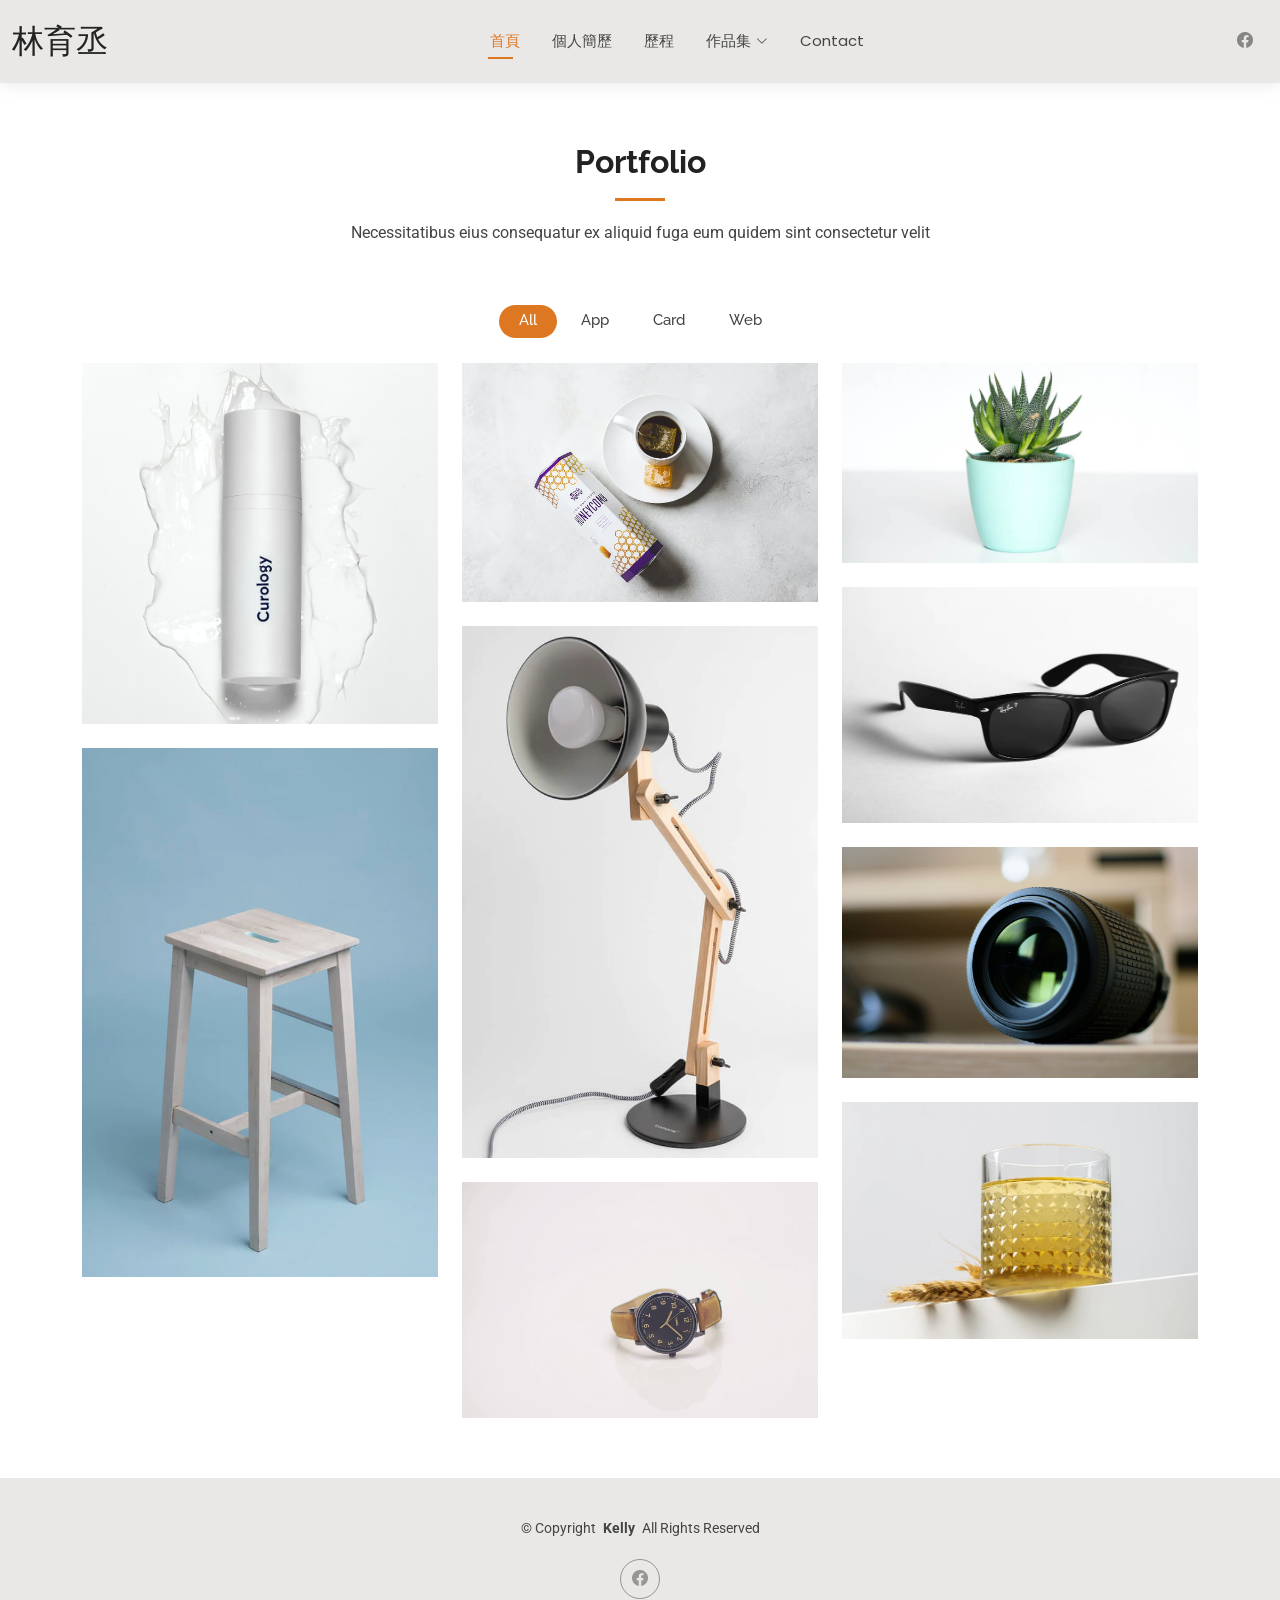
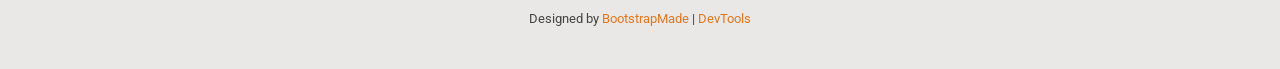
<file: portfolio.html>
<!DOCTYPE html>
<html lang="en">

<head>
  <meta charset="utf-8">
  <meta content="width=device-width, initial-scale=1.0" name="viewport">
  <title>Portfolio - Kelly Bootstrap Template</title>
  <meta name="description" content="">
  <meta name="keywords" content="">

  <!-- Favicons -->
  <link href="assets/img/favicon.png" rel="icon">
  <link href="assets/img/apple-touch-icon.png" rel="apple-touch-icon">

  <!-- Fonts -->
  <link href="https://fonts.googleapis.com" rel="preconnect">
  <link href="https://fonts.gstatic.com" rel="preconnect" crossorigin>
  <link href="https://fonts.googleapis.com/css2?family=Roboto:ital,wght@0,100;0,300;0,400;0,500;0,700;0,900;1,100;1,300;1,400;1,500;1,700;1,900&family=Poppins:ital,wght@0,100;0,200;0,300;0,400;0,500;0,600;0,700;0,800;0,900;1,100;1,200;1,300;1,400;1,500;1,600;1,700;1,800;1,900&family=Raleway:ital,wght@0,100;0,200;0,300;0,400;0,500;0,600;0,700;0,800;0,900;1,100;1,200;1,300;1,400;1,500;1,600;1,700;1,800;1,900&display=swap" rel="stylesheet">

  <!-- Vendor CSS Files -->
  <link href="assets/vendor/bootstrap/css/bootstrap.min.css" rel="stylesheet">
  <link href="assets/vendor/bootstrap-icons/bootstrap-icons.css" rel="stylesheet">
  <link href="assets/vendor/aos/aos.css" rel="stylesheet">
  <link href="assets/vendor/swiper/swiper-bundle.min.css" rel="stylesheet">
  <link href="assets/vendor/glightbox/css/glightbox.min.css" rel="stylesheet">

  <!-- Main CSS File -->
  <link href="assets/css/main.css" rel="stylesheet">

  <!-- =======================================================
  * Template Name: Kelly
  * Template URL: https://bootstrapmade.com/kelly-free-bootstrap-cv-resume-html-template/
  * Updated: Aug 07 2024 with Bootstrap v5.3.3
  * Author: BootstrapMade.com
  * License: https://bootstrapmade.com/license/
  ======================================================== -->
</head>

<body class="portfolio-page">

  <header id="header" class="header d-flex align-items-center light-background sticky-top">
    <div class="container-fluid position-relative d-flex align-items-center justify-content-between">

      <a href="index.html" class="logo d-flex align-items-center me-auto me-xl-0">
        <!-- Uncomment the line below if you also wish to use an image logo -->
        <!-- <img src="assets/img/logo.png" alt=""> -->
        <h1 class="sitename">林育丞</h1>
      </a>

      <nav id="navmenu" class="navmenu">
        <ul>
          <li><a href="index.html" class="active">首頁</a></li>
          <li><a href="about.html">個人簡歷</a></li>
          <li><a href="resume.html">歷程</a></li>
          <!--<li><a href="services.html">不知道以後會不會用到先隱藏</a></li>-->
          <!--<li><a href="portfolio.html">也是先藏</a></li>-->
          <li class="dropdown"><a href="#"><span>作品集</span> <i class="bi bi-chevron-down toggle-dropdown"></i></a>
            <ul>
              <li><a href="#">國科會大專生研究計畫</a></li>
              <li class="dropdown"><a href="#"><span>史料考釋</span> <i class="bi bi-chevron-down toggle-dropdown"></i></a>
                <ul>
                  <li><a href="#">建炎以來朝野雜記宦官節度使條</a></li>
                  <li><a href="#">宋故太保大觀文左丞相魏國公贈太師諡文忠京公墓誌銘</a></li>
                  <li><a href="#">劉豫家族墓誌銘</a></li>
                  <!--<li><a href="#">暫時沒用</a></li>-->
                  <!--<li><a href="#">也是暫時沒用</a></li>-->
                </ul>
              </li>
              <li><a href="#">論文:宦官與南宋中期政治-以王德謙為中心的考察</a></li>
              <li><a href="#">書評:評大宋之變</a></li>
              <li><a href="#">書評:評君主道學與宋王朝</a></li>
            </ul>
          </li>
          <li><a href="contact.html">Contact</a></li>
        </ul>
        <i class="mobile-nav-toggle d-xl-none bi bi-list"></i>
      </nav>

      <div class="header-social-links">
      
        <a href="#" class="facebook"><i class="bi bi-facebook"></i></a>
  
      </div>

    </div>
  </header>

  <main class="main">

    <!-- Portfolio Section -->
    <section id="portfolio" class="portfolio section">

      <!-- Section Title -->
      <div class="container section-title" data-aos="fade-up">
        <h2>Portfolio</h2>
        <p>Necessitatibus eius consequatur ex aliquid fuga eum quidem sint consectetur velit</p>
      </div><!-- End Section Title -->

      <div class="container">

        <div class="isotope-layout" data-default-filter="*" data-layout="masonry" data-sort="original-order">

          <ul class="portfolio-filters isotope-filters" data-aos="fade-up" data-aos-delay="100">
            <li data-filter="*" class="filter-active">All</li>
            <li data-filter=".filter-app">App</li>
            <li data-filter=".filter-product">Card</li>
            <li data-filter=".filter-branding">Web</li>
          </ul><!-- End Portfolio Filters -->

          <div class="row gy-4 isotope-container" data-aos="fade-up" data-aos-delay="200">

            <div class="col-lg-4 col-md-6 portfolio-item isotope-item filter-app">
              <img src="assets/img/masonry-portfolio/masonry-portfolio-1.jpg" class="img-fluid" alt="">
              <div class="portfolio-info">
                <h4>App 1</h4>
                <p>Lorem ipsum, dolor sit</p>
                <a href="assets/img/masonry-portfolio/masonry-portfolio-1.jpg" title="App 1" data-gallery="portfolio-gallery-app" class="glightbox preview-link"><i class="bi bi-zoom-in"></i></a>
                <a href="portfolio-details.html" title="More Details" class="details-link"><i class="bi bi-link-45deg"></i></a>
              </div>
            </div><!-- End Portfolio Item -->

            <div class="col-lg-4 col-md-6 portfolio-item isotope-item filter-product">
              <img src="assets/img/masonry-portfolio/masonry-portfolio-2.jpg" class="img-fluid" alt="">
              <div class="portfolio-info">
                <h4>Product 1</h4>
                <p>Lorem ipsum, dolor sit</p>
                <a href="assets/img/masonry-portfolio/masonry-portfolio-2.jpg" title="Product 1" data-gallery="portfolio-gallery-product" class="glightbox preview-link"><i class="bi bi-zoom-in"></i></a>
                <a href="portfolio-details.html" title="More Details" class="details-link"><i class="bi bi-link-45deg"></i></a>
              </div>
            </div><!-- End Portfolio Item -->

            <div class="col-lg-4 col-md-6 portfolio-item isotope-item filter-branding">
              <img src="assets/img/masonry-portfolio/masonry-portfolio-3.jpg" class="img-fluid" alt="">
              <div class="portfolio-info">
                <h4>Branding 1</h4>
                <p>Lorem ipsum, dolor sit</p>
                <a href="assets/img/masonry-portfolio/masonry-portfolio-3.jpg" title="Branding 1" data-gallery="portfolio-gallery-branding" class="glightbox preview-link"><i class="bi bi-zoom-in"></i></a>
                <a href="portfolio-details.html" title="More Details" class="details-link"><i class="bi bi-link-45deg"></i></a>
              </div>
            </div><!-- End Portfolio Item -->

            <div class="col-lg-4 col-md-6 portfolio-item isotope-item filter-app">
              <img src="assets/img/masonry-portfolio/masonry-portfolio-4.jpg" class="img-fluid" alt="">
              <div class="portfolio-info">
                <h4>App 2</h4>
                <p>Lorem ipsum, dolor sit</p>
                <a href="assets/img/masonry-portfolio/masonry-portfolio-4.jpg" title="App 2" data-gallery="portfolio-gallery-app" class="glightbox preview-link"><i class="bi bi-zoom-in"></i></a>
                <a href="portfolio-details.html" title="More Details" class="details-link"><i class="bi bi-link-45deg"></i></a>
              </div>
            </div><!-- End Portfolio Item -->

            <div class="col-lg-4 col-md-6 portfolio-item isotope-item filter-product">
              <img src="assets/img/masonry-portfolio/masonry-portfolio-5.jpg" class="img-fluid" alt="">
              <div class="portfolio-info">
                <h4>Product 2</h4>
                <p>Lorem ipsum, dolor sit</p>
                <a href="assets/img/masonry-portfolio/masonry-portfolio-5.jpg" title="Product 2" data-gallery="portfolio-gallery-product" class="glightbox preview-link"><i class="bi bi-zoom-in"></i></a>
                <a href="portfolio-details.html" title="More Details" class="details-link"><i class="bi bi-link-45deg"></i></a>
              </div>
            </div><!-- End Portfolio Item -->

            <div class="col-lg-4 col-md-6 portfolio-item isotope-item filter-branding">
              <img src="assets/img/masonry-portfolio/masonry-portfolio-6.jpg" class="img-fluid" alt="">
              <div class="portfolio-info">
                <h4>Branding 2</h4>
                <p>Lorem ipsum, dolor sit</p>
                <a href="assets/img/masonry-portfolio/masonry-portfolio-6.jpg" title="Branding 2" data-gallery="portfolio-gallery-branding" class="glightbox preview-link"><i class="bi bi-zoom-in"></i></a>
                <a href="portfolio-details.html" title="More Details" class="details-link"><i class="bi bi-link-45deg"></i></a>
              </div>
            </div><!-- End Portfolio Item -->

            <div class="col-lg-4 col-md-6 portfolio-item isotope-item filter-app">
              <img src="assets/img/masonry-portfolio/masonry-portfolio-7.jpg" class="img-fluid" alt="">
              <div class="portfolio-info">
                <h4>App 3</h4>
                <p>Lorem ipsum, dolor sit</p>
                <a href="assets/img/masonry-portfolio/masonry-portfolio-7.jpg" title="App 3" data-gallery="portfolio-gallery-app" class="glightbox preview-link"><i class="bi bi-zoom-in"></i></a>
                <a href="portfolio-details.html" title="More Details" class="details-link"><i class="bi bi-link-45deg"></i></a>
              </div>
            </div><!-- End Portfolio Item -->

            <div class="col-lg-4 col-md-6 portfolio-item isotope-item filter-product">
              <img src="assets/img/masonry-portfolio/masonry-portfolio-8.jpg" class="img-fluid" alt="">
              <div class="portfolio-info">
                <h4>Product 3</h4>
                <p>Lorem ipsum, dolor sit</p>
                <a href="assets/img/masonry-portfolio/masonry-portfolio-8.jpg" title="Product 3" data-gallery="portfolio-gallery-product" class="glightbox preview-link"><i class="bi bi-zoom-in"></i></a>
                <a href="portfolio-details.html" title="More Details" class="details-link"><i class="bi bi-link-45deg"></i></a>
              </div>
            </div><!-- End Portfolio Item -->

            <div class="col-lg-4 col-md-6 portfolio-item isotope-item filter-branding">
              <img src="assets/img/masonry-portfolio/masonry-portfolio-9.jpg" class="img-fluid" alt="">
              <div class="portfolio-info">
                <h4>Branding 3</h4>
                <p>Lorem ipsum, dolor sit</p>
                <a href="assets/img/masonry-portfolio/masonry-portfolio-9.jpg" title="Branding 2" data-gallery="portfolio-gallery-branding" class="glightbox preview-link"><i class="bi bi-zoom-in"></i></a>
                <a href="portfolio-details.html" title="More Details" class="details-link"><i class="bi bi-link-45deg"></i></a>
              </div>
            </div><!-- End Portfolio Item -->

          </div><!-- End Portfolio Container -->

        </div>

      </div>

    </section><!-- /Portfolio Section -->

  </main>

  <footer id="footer" class="footer light-background">

    <div class="container">
      <div class="copyright text-center ">
        <p>© <span>Copyright</span> <strong class="px-1 sitename">Kelly</strong> <span>All Rights Reserved<br></span></p>
      </div>
      <div class="social-links d-flex justify-content-center">

        <a href=""><i class="bi bi-facebook"></i></a>
      
      </div>
      <div class="credits">
        <!-- All the links in the footer should remain intact. -->
        <!-- You can delete the links only if you've purchased the pro version. -->
        <!-- Licensing information: https://bootstrapmade.com/license/ -->
        <!-- Purchase the pro version with working PHP/AJAX contact form: [buy-url] -->
        Designed by <a href="https://bootstrapmade.com/">BootstrapMade</a> | <a href="https://bootstrapmade.com/tools/">DevTools</a>
      </div>
    </div>

  </footer>

  <!-- Scroll Top -->
  <a href="#" id="scroll-top" class="scroll-top d-flex align-items-center justify-content-center"><i class="bi bi-arrow-up-short"></i></a>

  <!-- Preloader -->
  <div id="preloader"></div>

  <!-- Vendor JS Files -->
  <script src="assets/vendor/bootstrap/js/bootstrap.bundle.min.js"></script>
  <script src="assets/vendor/php-email-form/validate.js"></script>
  <script src="assets/vendor/aos/aos.js"></script>
  <script src="assets/vendor/waypoints/noframework.waypoints.js"></script>
  <script src="assets/vendor/purecounter/purecounter_vanilla.js"></script>
  <script src="assets/vendor/swiper/swiper-bundle.min.js"></script>
  <script src="assets/vendor/glightbox/js/glightbox.min.js"></script>
  <script src="assets/vendor/imagesloaded/imagesloaded.pkgd.min.js"></script>
  <script src="assets/vendor/isotope-layout/isotope.pkgd.min.js"></script>

  <!-- Main JS File -->
  <script src="assets/js/main.js"></script>

</body>

</html>
</file>
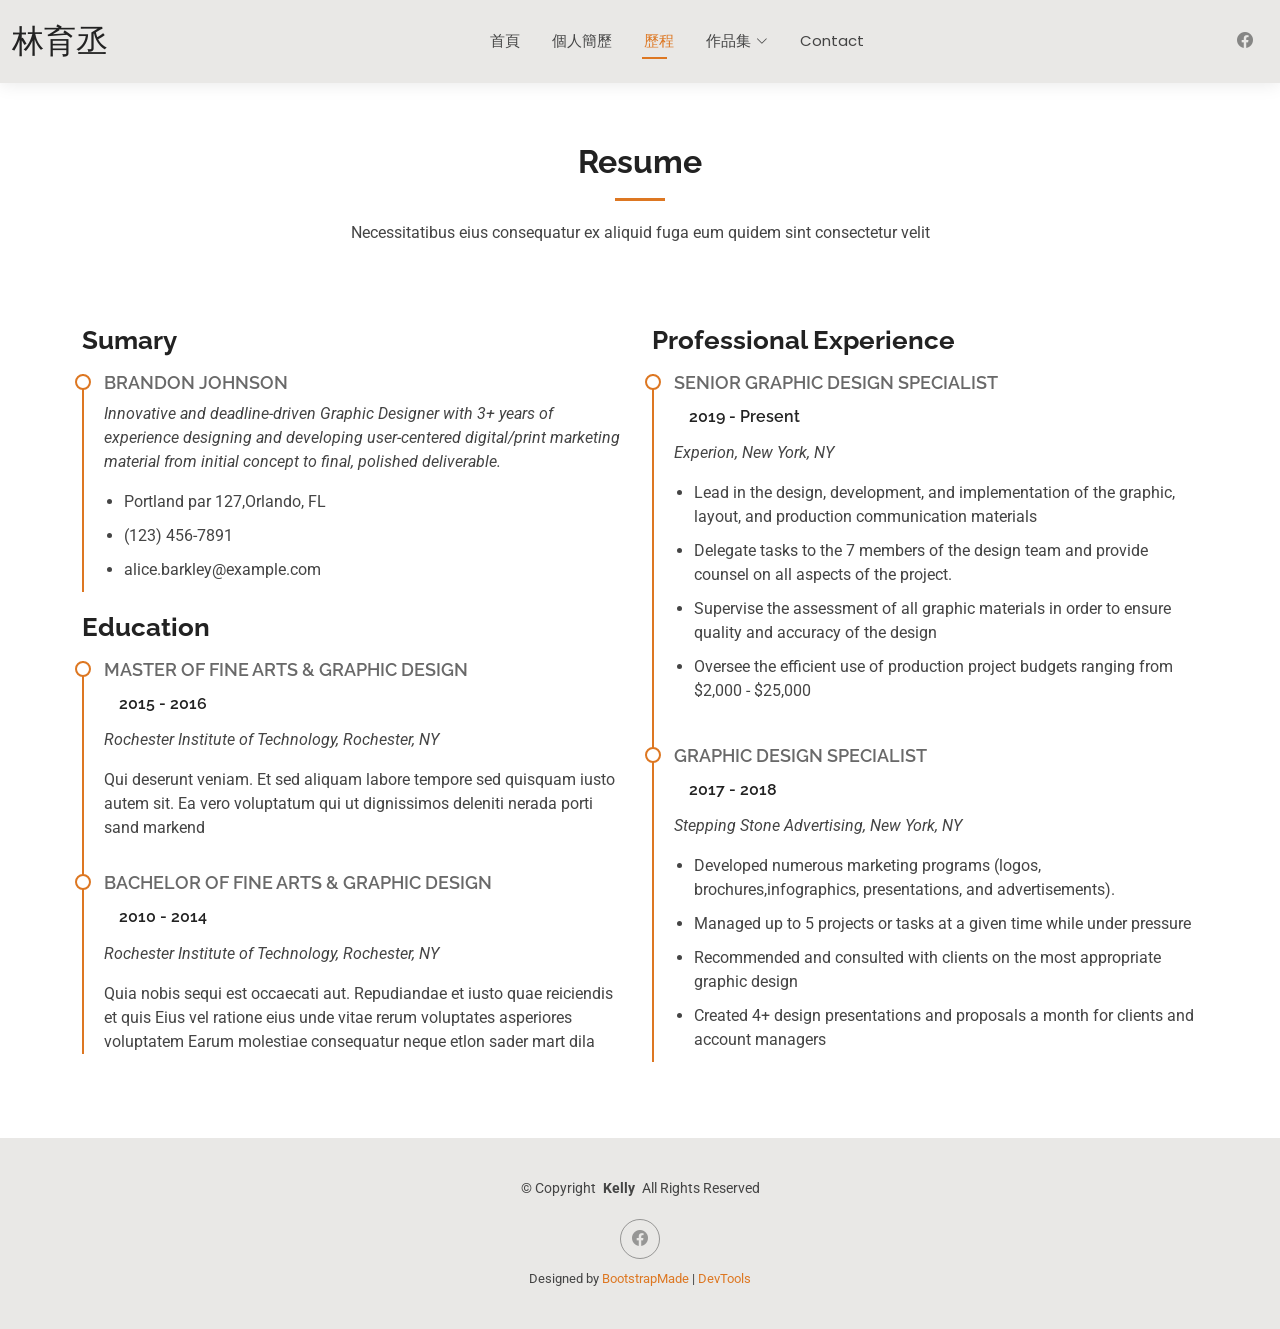
<file: resume.html>
<!DOCTYPE html>
<html lang="en">

<head>
  <meta charset="utf-8">
  <meta content="width=device-width, initial-scale=1.0" name="viewport">
  <title>Resume - Kelly Bootstrap Template</title>
  <meta name="description" content="">
  <meta name="keywords" content="">

  <!-- Favicons -->
  <link href="assets/img/favicon.png" rel="icon">
  <link href="assets/img/apple-touch-icon.png" rel="apple-touch-icon">

  <!-- Fonts -->
  <link href="https://fonts.googleapis.com" rel="preconnect">
  <link href="https://fonts.gstatic.com" rel="preconnect" crossorigin>
  <link href="https://fonts.googleapis.com/css2?family=Roboto:ital,wght@0,100;0,300;0,400;0,500;0,700;0,900;1,100;1,300;1,400;1,500;1,700;1,900&family=Poppins:ital,wght@0,100;0,200;0,300;0,400;0,500;0,600;0,700;0,800;0,900;1,100;1,200;1,300;1,400;1,500;1,600;1,700;1,800;1,900&family=Raleway:ital,wght@0,100;0,200;0,300;0,400;0,500;0,600;0,700;0,800;0,900;1,100;1,200;1,300;1,400;1,500;1,600;1,700;1,800;1,900&display=swap" rel="stylesheet">

  <!-- Vendor CSS Files -->
  <link href="assets/vendor/bootstrap/css/bootstrap.min.css" rel="stylesheet">
  <link href="assets/vendor/bootstrap-icons/bootstrap-icons.css" rel="stylesheet">
  <link href="assets/vendor/aos/aos.css" rel="stylesheet">
  <link href="assets/vendor/swiper/swiper-bundle.min.css" rel="stylesheet">
  <link href="assets/vendor/glightbox/css/glightbox.min.css" rel="stylesheet">

  <!-- Main CSS File -->
  <link href="assets/css/main.css" rel="stylesheet">

  <!-- =======================================================
  * Template Name: Kelly
  * Template URL: https://bootstrapmade.com/kelly-free-bootstrap-cv-resume-html-template/
  * Updated: Aug 07 2024 with Bootstrap v5.3.3
  * Author: BootstrapMade.com
  * License: https://bootstrapmade.com/license/
  ======================================================== -->
</head>

<body class="resume-page">

  <header id="header" class="header d-flex align-items-center light-background sticky-top">
    <div class="container-fluid position-relative d-flex align-items-center justify-content-between">

      <a href="index.html" class="logo d-flex align-items-center me-auto me-xl-0">
        <!-- Uncomment the line below if you also wish to use an image logo -->
        <!-- <img src="assets/img/logo.png" alt=""> -->
        <h1 class="sitename">林育丞</h1>
      </a>

      <nav id="navmenu" class="navmenu">
        <ul>
          <li><a href="index.html" >首頁</a></li>
          <li><a href="about.html">個人簡歷</a></li>
          <li><a href="resume.html"class="active">歷程</a></li>
          <!--<li><a href="services.html">不知道以後會不會用到先隱藏</a></li>-->
          <!--<li><a href="portfolio.html">也是先藏</a></li>-->
          <li class="dropdown"><a href="#"><span>作品集</span> <i class="bi bi-chevron-down toggle-dropdown"></i></a>
            <ul>
              <li><a href="#">國科會大專生研究計畫</a></li>
              <li class="dropdown"><a href="#"><span>史料考釋</span> <i class="bi bi-chevron-down toggle-dropdown"></i></a>
                <ul>
                  <li><a href="#">建炎以來朝野雜記宦官節度使條</a></li>
                  <li><a href="#">宋故太保大觀文左丞相魏國公贈太師諡文忠京公墓誌銘</a></li>
                  <li><a href="#">劉豫家族墓誌銘</a></li>
                  <!--<li><a href="#">暫時沒用</a></li>-->
                  <!--<li><a href="#">也是暫時沒用</a></li>-->
                </ul>
              </li>
              <li><a href="#">論文:宦官與南宋中期政治-以王德謙為中心的考察</a></li>
              <li><a href="#">書評:評大宋之變</a></li>
              <li><a href="#">書評:評君主道學與宋王朝</a></li>
            </ul>
          </li>
          <li><a href="contact.html">Contact</a></li>
        </ul>
        <i class="mobile-nav-toggle d-xl-none bi bi-list"></i>
      </nav>

      <div class="header-social-links">
      
        <a href="#" class="facebook"><i class="bi bi-facebook"></i></a>
      
      </div>

    </div>
  </header>

  <main class="main">

    <!-- Resume Section -->
    <section id="resume" class="resume section">

      <!-- Section Title -->
      <div class="container section-title" data-aos="fade-up">
        <h2>Resume</h2>
        <p>Necessitatibus eius consequatur ex aliquid fuga eum quidem sint consectetur velit</p>
      </div><!-- End Section Title -->

      <div class="container">

        <div class="row">

          <div class="col-lg-6" data-aos="fade-up" data-aos-delay="100">
            <h3 class="resume-title">Sumary</h3>

            <div class="resume-item pb-0">
              <h4>Brandon Johnson</h4>
              <p><em>Innovative and deadline-driven Graphic Designer with 3+ years of experience designing and developing user-centered digital/print marketing material from initial concept to final, polished deliverable.</em></p>
              <ul>
                <li>Portland par 127,Orlando, FL</li>
                <li>(123) 456-7891</li>
                <li>alice.barkley@example.com</li>
              </ul>
            </div><!-- Edn Resume Item -->

            <h3 class="resume-title">Education</h3>
            <div class="resume-item">
              <h4>Master of Fine Arts &amp; Graphic Design</h4>
              <h5>2015 - 2016</h5>
              <p><em>Rochester Institute of Technology, Rochester, NY</em></p>
              <p>Qui deserunt veniam. Et sed aliquam labore tempore sed quisquam iusto autem sit. Ea vero voluptatum qui ut dignissimos deleniti nerada porti sand markend</p>
            </div><!-- Edn Resume Item -->

            <div class="resume-item">
              <h4>Bachelor of Fine Arts &amp; Graphic Design</h4>
              <h5>2010 - 2014</h5>
              <p><em>Rochester Institute of Technology, Rochester, NY</em></p>
              <p>Quia nobis sequi est occaecati aut. Repudiandae et iusto quae reiciendis et quis Eius vel ratione eius unde vitae rerum voluptates asperiores voluptatem Earum molestiae consequatur neque etlon sader mart dila</p>
            </div><!-- Edn Resume Item -->

          </div>

          <div class="col-lg-6" data-aos="fade-up" data-aos-delay="200">
            <h3 class="resume-title">Professional Experience</h3>
            <div class="resume-item">
              <h4>Senior graphic design specialist</h4>
              <h5>2019 - Present</h5>
              <p><em>Experion, New York, NY </em></p>
              <ul>
                <li>Lead in the design, development, and implementation of the graphic, layout, and production communication materials</li>
                <li>Delegate tasks to the 7 members of the design team and provide counsel on all aspects of the project. </li>
                <li>Supervise the assessment of all graphic materials in order to ensure quality and accuracy of the design</li>
                <li>Oversee the efficient use of production project budgets ranging from $2,000 - $25,000</li>
              </ul>
            </div><!-- Edn Resume Item -->

            <div class="resume-item">
              <h4>Graphic design specialist</h4>
              <h5>2017 - 2018</h5>
              <p><em>Stepping Stone Advertising, New York, NY</em></p>
              <ul>
                <li>Developed numerous marketing programs (logos, brochures,infographics, presentations, and advertisements).</li>
                <li>Managed up to 5 projects or tasks at a given time while under pressure</li>
                <li>Recommended and consulted with clients on the most appropriate graphic design</li>
                <li>Created 4+ design presentations and proposals a month for clients and account managers</li>
              </ul>
            </div><!-- Edn Resume Item -->

          </div>

        </div>

      </div>

    </section><!-- /Resume Section -->

  </main>

  <footer id="footer" class="footer light-background">

    <div class="container">
      <div class="copyright text-center ">
        <p>© <span>Copyright</span> <strong class="px-1 sitename">Kelly</strong> <span>All Rights Reserved<br></span></p>
      </div>
      <div class="social-links d-flex justify-content-center">

        <a href=""><i class="bi bi-facebook"></i></a>
      
      </div>
      <div class="credits">
        <!-- All the links in the footer should remain intact. -->
        <!-- You can delete the links only if you've purchased the pro version. -->
        <!-- Licensing information: https://bootstrapmade.com/license/ -->
        <!-- Purchase the pro version with working PHP/AJAX contact form: [buy-url] -->
        Designed by <a href="https://bootstrapmade.com/">BootstrapMade</a> | <a href="https://bootstrapmade.com/tools/">DevTools</a>
      </div>
    </div>

  </footer>

  <!-- Scroll Top -->
  <a href="#" id="scroll-top" class="scroll-top d-flex align-items-center justify-content-center"><i class="bi bi-arrow-up-short"></i></a>

  <!-- Preloader -->
  <div id="preloader"></div>

  <!-- Vendor JS Files -->
  <script src="assets/vendor/bootstrap/js/bootstrap.bundle.min.js"></script>
  <script src="assets/vendor/php-email-form/validate.js"></script>
  <script src="assets/vendor/aos/aos.js"></script>
  <script src="assets/vendor/waypoints/noframework.waypoints.js"></script>
  <script src="assets/vendor/purecounter/purecounter_vanilla.js"></script>
  <script src="assets/vendor/swiper/swiper-bundle.min.js"></script>
  <script src="assets/vendor/glightbox/js/glightbox.min.js"></script>
  <script src="assets/vendor/imagesloaded/imagesloaded.pkgd.min.js"></script>
  <script src="assets/vendor/isotope-layout/isotope.pkgd.min.js"></script>

  <!-- Main JS File -->
  <script src="assets/js/main.js"></script>

</body>

</html>
</file>
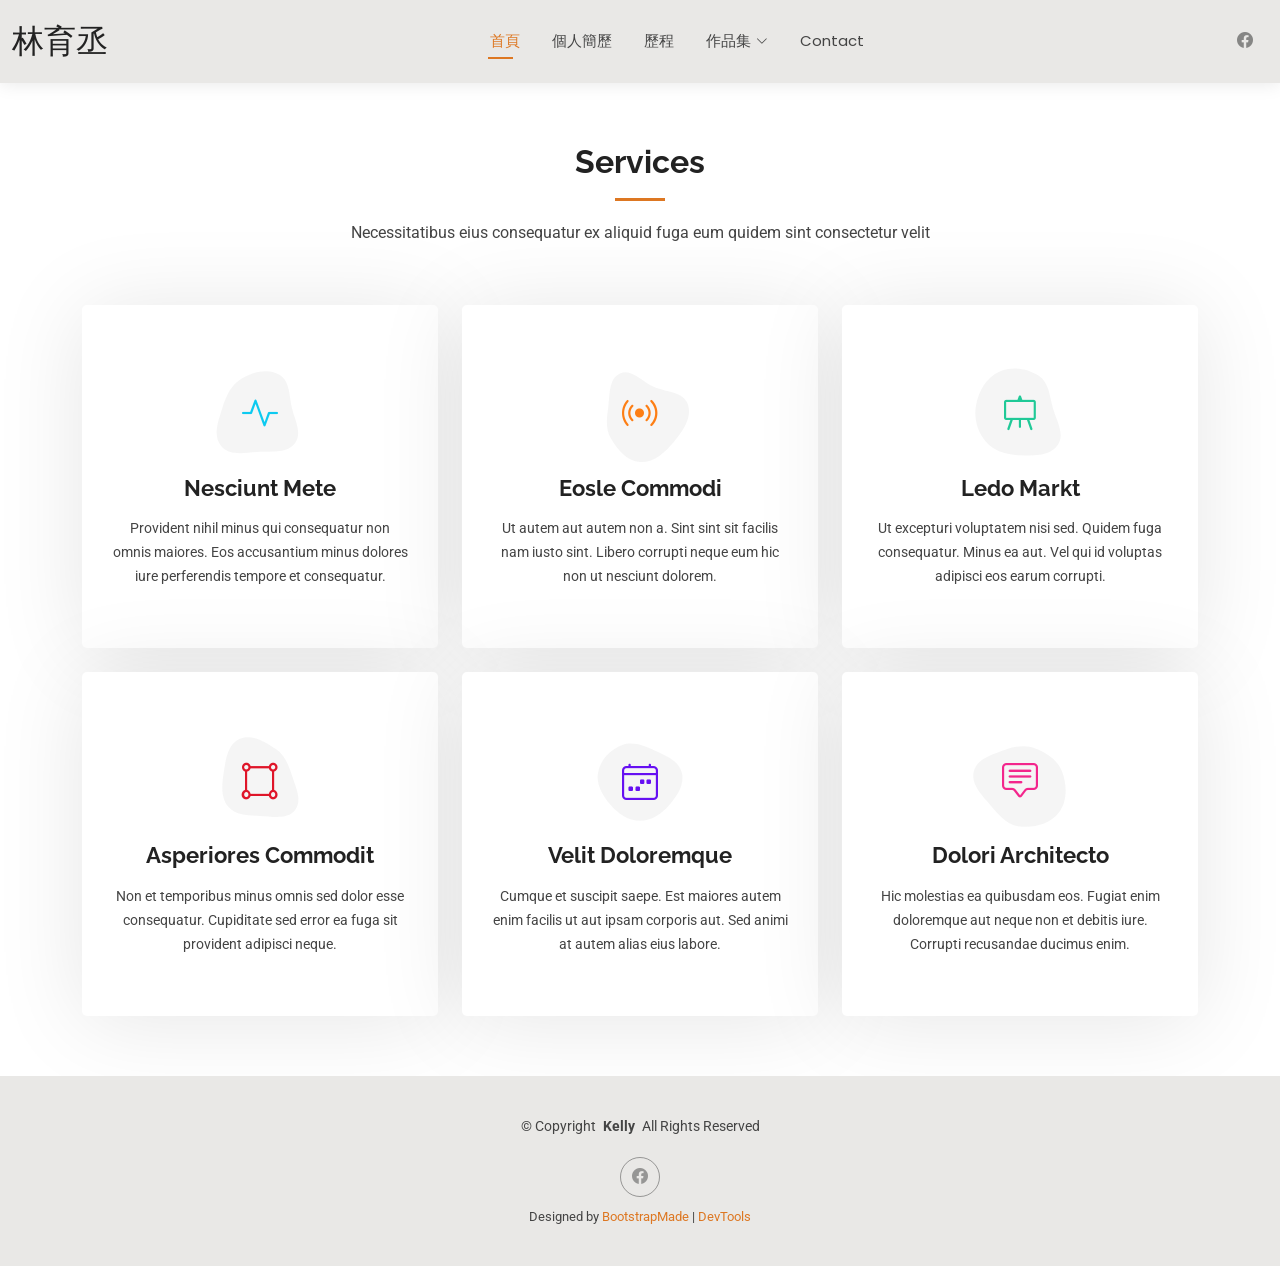
<file: services.html>
<!DOCTYPE html>
<html lang="en">

<head>
  <meta charset="utf-8">
  <meta content="width=device-width, initial-scale=1.0" name="viewport">
  <title>Services - Kelly Bootstrap Template</title>
  <meta name="description" content="">
  <meta name="keywords" content="">

  <!-- Favicons -->
  <link href="assets/img/favicon.png" rel="icon">
  <link href="assets/img/apple-touch-icon.png" rel="apple-touch-icon">

  <!-- Fonts -->
  <link href="https://fonts.googleapis.com" rel="preconnect">
  <link href="https://fonts.gstatic.com" rel="preconnect" crossorigin>
  <link href="https://fonts.googleapis.com/css2?family=Roboto:ital,wght@0,100;0,300;0,400;0,500;0,700;0,900;1,100;1,300;1,400;1,500;1,700;1,900&family=Poppins:ital,wght@0,100;0,200;0,300;0,400;0,500;0,600;0,700;0,800;0,900;1,100;1,200;1,300;1,400;1,500;1,600;1,700;1,800;1,900&family=Raleway:ital,wght@0,100;0,200;0,300;0,400;0,500;0,600;0,700;0,800;0,900;1,100;1,200;1,300;1,400;1,500;1,600;1,700;1,800;1,900&display=swap" rel="stylesheet">

  <!-- Vendor CSS Files -->
  <link href="assets/vendor/bootstrap/css/bootstrap.min.css" rel="stylesheet">
  <link href="assets/vendor/bootstrap-icons/bootstrap-icons.css" rel="stylesheet">
  <link href="assets/vendor/aos/aos.css" rel="stylesheet">
  <link href="assets/vendor/swiper/swiper-bundle.min.css" rel="stylesheet">
  <link href="assets/vendor/glightbox/css/glightbox.min.css" rel="stylesheet">

  <!-- Main CSS File -->
  <link href="assets/css/main.css" rel="stylesheet">

  <!-- =======================================================
  * Template Name: Kelly
  * Template URL: https://bootstrapmade.com/kelly-free-bootstrap-cv-resume-html-template/
  * Updated: Aug 07 2024 with Bootstrap v5.3.3
  * Author: BootstrapMade.com
  * License: https://bootstrapmade.com/license/
  ======================================================== -->
</head>

<body class="services-page">

   <header id="header" class="header d-flex align-items-center light-background sticky-top">
    <div class="container-fluid position-relative d-flex align-items-center justify-content-between">

      <a href="index.html" class="logo d-flex align-items-center me-auto me-xl-0">
        <!-- Uncomment the line below if you also wish to use an image logo -->
        <!-- <img src="assets/img/logo.png" alt=""> -->
        <h1 class="sitename">林育丞</h1>
      </a>

      <nav id="navmenu" class="navmenu">
        <ul>
          <li><a href="index.html" class="active">首頁</a></li>
          <li><a href="about.html">個人簡歷</a></li>
          <li><a href="resume.html">歷程</a></li>
          <!--<li><a href="services.html">不知道以後會不會用到先隱藏</a></li>-->
          <!--<li><a href="portfolio.html">也是先藏</a></li>-->
          <li class="dropdown"><a href="#"><span>作品集</span> <i class="bi bi-chevron-down toggle-dropdown"></i></a>
            <ul>
              <li><a href="#">國科會大專生研究計畫</a></li>
              <li class="dropdown"><a href="#"><span>史料考釋</span> <i class="bi bi-chevron-down toggle-dropdown"></i></a>
                <ul>
                  <li><a href="#">建炎以來朝野雜記宦官節度使條</a></li>
                  <li><a href="#">宋故太保大觀文左丞相魏國公贈太師諡文忠京公墓誌銘</a></li>
                  <li><a href="#">劉豫家族墓誌銘</a></li>
                  <!--<li><a href="#">暫時沒用</a></li>-->
                  <!--<li><a href="#">也是暫時沒用</a></li>-->
                </ul>
              </li>
              <li><a href="#">論文:宦官與南宋中期政治-以王德謙為中心的考察</a></li>
              <li><a href="#">書評:評大宋之變</a></li>
              <li><a href="#">書評:評君主道學與宋王朝</a></li>
            </ul>
          </li>
          <li><a href="contact.html">Contact</a></li>
        </ul>
        <i class="mobile-nav-toggle d-xl-none bi bi-list"></i>
      </nav>

      <div class="header-social-links">
       
        <a href="#" class="facebook"><i class="bi bi-facebook"></i></a>
       
      </div>

    </div>
  </header>
  <main class="main">

    <!-- Services Section -->
    <section id="services" class="services section">

      <!-- Section Title -->
      <div class="container section-title" data-aos="fade-up">
        <h2>Services</h2>
        <p>Necessitatibus eius consequatur ex aliquid fuga eum quidem sint consectetur velit</p>
      </div><!-- End Section Title -->

      <div class="container">

        <div class="row gy-4">

          <div class="col-lg-4 col-md-6" data-aos="fade-up" data-aos-delay="100">
            <div class="service-item item-cyan position-relative">
              <div class="icon">
                <svg width="100" height="100" viewBox="0 0 600 600" xmlns="http://www.w3.org/2000/svg">
                  <path stroke="none" stroke-width="0" fill="#f5f5f5" d="M300,521.0016835830174C376.1290562159157,517.8887921683347,466.0731472004068,529.7835943286574,510.70327084640275,468.03025145048787C554.3714126377745,407.6079735673963,508.03601936045806,328.9844924480964,491.2728898941984,256.3432110539036C474.5976632858925,184.082847569629,479.9380746630129,96.60480741107993,416.23090153303,58.64404602377083C348.86323505073057,18.502131276798302,261.93793281208167,40.57373210992963,193.5410806939664,78.93577620505333C130.42746243093433,114.334589627462,98.30271207620316,179.96522072025542,76.75703585869454,249.04625023123273C51.97151888228291,328.5150500222984,13.704378332031375,421.85034740162234,66.52175969318436,486.19268352777647C119.04800174914682,550.1803526380478,217.28368757567262,524.383925680826,300,521.0016835830174"></path>
                </svg>
                <i class="bi bi-activity"></i>
              </div>
              <a href="#" class="stretched-link">
                <h3>Nesciunt Mete</h3>
              </a>
              <p>Provident nihil minus qui consequatur non omnis maiores. Eos accusantium minus dolores iure perferendis tempore et consequatur.</p>
            </div>
          </div><!-- End Service Item -->

          <div class="col-lg-4 col-md-6" data-aos="fade-up" data-aos-delay="200">
            <div class="service-item item-orange position-relative">
              <div class="icon">
                <svg width="100" height="100" viewBox="0 0 600 600" xmlns="http://www.w3.org/2000/svg">
                  <path stroke="none" stroke-width="0" fill="#f5f5f5" d="M300,582.0697525312426C382.5290701553225,586.8405444964366,449.9789794690241,525.3245884688669,502.5850820975895,461.55621195738473C556.606425686781,396.0723002908107,615.8543463187945,314.28637112970534,586.6730223649479,234.56875336149918C558.9533121215079,158.8439757836574,454.9685369536778,164.00468322053177,381.49747125262974,130.76875717737553C312.15926192815925,99.40240125094834,248.97055460311594,18.661163978235184,179.8680185752513,50.54337015887873C110.5421016452524,82.52863877960104,119.82277516462835,180.83849132639028,109.12597500060166,256.43424936330496C100.08760227029461,320.3096726198365,92.17705696193138,384.0621239912766,124.79988738764834,439.7174275375508C164.83382741302287,508.01625554203684,220.96474134820875,577.5009287672846,300,582.0697525312426"></path>
                </svg>
                <i class="bi bi-broadcast"></i>
              </div>
              <a href="#" class="stretched-link">
                <h3>Eosle Commodi</h3>
              </a>
              <p>Ut autem aut autem non a. Sint sint sit facilis nam iusto sint. Libero corrupti neque eum hic non ut nesciunt dolorem.</p>
            </div>
          </div><!-- End Service Item -->

          <div class="col-lg-4 col-md-6" data-aos="fade-up" data-aos-delay="300">
            <div class="service-item item-teal position-relative">
              <div class="icon">
                <svg width="100" height="100" viewBox="0 0 600 600" xmlns="http://www.w3.org/2000/svg">
                  <path stroke="none" stroke-width="0" fill="#f5f5f5" d="M300,541.5067337569781C382.14930387511276,545.0595476570109,479.8736841581634,548.3450877840088,526.4010558755058,480.5488172755941C571.5218469581645,414.80211281144784,517.5187510058486,332.0715597781072,496.52539010469104,255.14436215662573C477.37192572678356,184.95920475031193,473.57363656557914,105.61284051026155,413.0603344069578,65.22779650032875C343.27470386102294,18.654635553484475,251.2091493199835,5.337323636656869,175.0934190732945,40.62881213300186C97.87086631185822,76.43348514350839,51.98124368387456,156.15599469081315,36.44837278890362,239.84606092416172C21.716077023791087,319.22268207091537,43.775223500013084,401.1760424656574,96.891909868211,461.97329694683043C147.22146801428983,519.5804099606455,223.5754009179313,538.201503339737,300,541.5067337569781"></path>
                </svg>
                <i class="bi bi-easel"></i>
              </div>
              <a href="#" class="stretched-link">
                <h3>Ledo Markt</h3>
              </a>
              <p>Ut excepturi voluptatem nisi sed. Quidem fuga consequatur. Minus ea aut. Vel qui id voluptas adipisci eos earum corrupti.</p>
            </div>
          </div><!-- End Service Item -->

          <div class="col-lg-4 col-md-6" data-aos="fade-up" data-aos-delay="400">
            <div class="service-item item-red position-relative">
              <div class="icon">
                <svg width="100" height="100" viewBox="0 0 600 600" xmlns="http://www.w3.org/2000/svg">
                  <path stroke="none" stroke-width="0" fill="#f5f5f5" d="M300,503.46388370962813C374.79870501325706,506.71871716319447,464.8034551963731,527.1746412648533,510.4981551193396,467.86667711651364C555.9287308511215,408.9015244558933,512.6030010748507,327.5744911775523,490.211057578863,256.5855673507754C471.097692560561,195.9906835881958,447.69079081568157,138.11976852964426,395.19560036434837,102.3242989838813C329.3053358748298,57.3949838291264,248.02791733380457,8.279543830951368,175.87071277845988,42.242879143198664C103.41431057327972,76.34704239035025,93.79494320519305,170.9812938413882,81.28167332365135,250.07896920659033C70.17666984294237,320.27484674793965,64.84698225790005,396.69656628748305,111.28512138212992,450.4950937839243C156.20124167950087,502.5303643271138,231.32542653798444,500.4755392045468,300,503.46388370962813"></path>
                </svg>
                <i class="bi bi-bounding-box-circles"></i>
              </div>
              <a href="#" class="stretched-link">
                <h3>Asperiores Commodit</h3>
              </a>
              <p>Non et temporibus minus omnis sed dolor esse consequatur. Cupiditate sed error ea fuga sit provident adipisci neque.</p>
              <a href="#" class="stretched-link"></a>
            </div>
          </div><!-- End Service Item -->

          <div class="col-lg-4 col-md-6" data-aos="fade-up" data-aos-delay="500">
            <div class="service-item item-indigo position-relative">
              <div class="icon">
                <svg width="100" height="100" viewBox="0 0 600 600" xmlns="http://www.w3.org/2000/svg">
                  <path stroke="none" stroke-width="0" fill="#f5f5f5" d="M300,532.3542879108572C369.38199826031484,532.3153073249985,429.10787420159085,491.63046689027357,474.5244479745417,439.17860296908856C522.8885846962883,383.3225815378663,569.1668002868075,314.3205725914397,550.7432151929288,242.7694973846089C532.6665558377875,172.5657663291529,456.2379748765914,142.6223662098291,390.3689995646985,112.34683881706744C326.66090330228417,83.06452184765237,258.84405631176094,53.51806209861945,193.32584062364296,78.48882559362697C121.61183558270385,105.82097193414197,62.805066853699245,167.19869350419734,48.57481801355237,242.6138429142374C34.843463184063346,315.3850353017275,76.69343916112496,383.4422959591041,125.22947124332185,439.3748458443577C170.7312796277747,491.8107796887764,230.57421082200815,532.3932930995766,300,532.3542879108572"></path>
                </svg>
                <i class="bi bi-calendar4-week icon"></i>
              </div>
              <a href="#" class="stretched-link">
                <h3>Velit Doloremque</h3>
              </a>
              <p>Cumque et suscipit saepe. Est maiores autem enim facilis ut aut ipsam corporis aut. Sed animi at autem alias eius labore.</p>
              <a href="#" class="stretched-link"></a>
            </div>
          </div><!-- End Service Item -->

          <div class="col-lg-4 col-md-6" data-aos="fade-up" data-aos-delay="600">
            <div class="service-item item-pink position-relative">
              <div class="icon">
                <svg width="100" height="100" viewBox="0 0 600 600" xmlns="http://www.w3.org/2000/svg">
                  <path stroke="none" stroke-width="0" fill="#f5f5f5" d="M300,566.797414625762C385.7384707136149,576.1784315230908,478.7894351017131,552.8928747891023,531.9192734346935,484.94944893311C584.6109503024035,417.5663521118492,582.489472248146,322.67544863468447,553.9536738515405,242.03673114598146C529.1557734026468,171.96086150256528,465.24506316201064,127.66468636344209,395.9583748389544,100.7403814666027C334.2173773831606,76.7482773500951,269.4350130405921,84.62216499799875,207.1952322260088,107.2889140133804C132.92018162631612,134.33871894543012,41.79353780512637,160.00259165414826,22.644507872594943,236.69541883565114C3.319112789854554,314.0945973066697,72.72355303640163,379.243833228382,124.04198916343866,440.3218312028393C172.9286146004772,498.5055451809895,224.45579914871206,558.5317968840102,300,566.797414625762"></path>
                </svg>
                <i class="bi bi-chat-square-text"></i>
              </div>
              <a href="#" class="stretched-link">
                <h3>Dolori Architecto</h3>
              </a>
              <p>Hic molestias ea quibusdam eos. Fugiat enim doloremque aut neque non et debitis iure. Corrupti recusandae ducimus enim.</p>
              <a href="#" class="stretched-link"></a>
            </div>
          </div><!-- End Service Item -->

        </div>

      </div>

    </section><!-- /Services Section -->

  </main>

  <footer id="footer" class="footer light-background">

    <div class="container">
      <div class="copyright text-center ">
        <p>© <span>Copyright</span> <strong class="px-1 sitename">Kelly</strong> <span>All Rights Reserved<br></span></p>
      </div>
      <div class="social-links d-flex justify-content-center">

        <a href=""><i class="bi bi-facebook"></i></a>
       
      </div>
      <div class="credits">
        <!-- All the links in the footer should remain intact. -->
        <!-- You can delete the links only if you've purchased the pro version. -->
        <!-- Licensing information: https://bootstrapmade.com/license/ -->
        <!-- Purchase the pro version with working PHP/AJAX contact form: [buy-url] -->
        Designed by <a href="https://bootstrapmade.com/">BootstrapMade</a> | <a href="https://bootstrapmade.com/tools/">DevTools</a>
      </div>
    </div>

  </footer>

  <!-- Scroll Top -->
  <a href="#" id="scroll-top" class="scroll-top d-flex align-items-center justify-content-center"><i class="bi bi-arrow-up-short"></i></a>

  <!-- Preloader -->
  <div id="preloader"></div>

  <!-- Vendor JS Files -->
  <script src="assets/vendor/bootstrap/js/bootstrap.bundle.min.js"></script>
  <script src="assets/vendor/php-email-form/validate.js"></script>
  <script src="assets/vendor/aos/aos.js"></script>
  <script src="assets/vendor/waypoints/noframework.waypoints.js"></script>
  <script src="assets/vendor/purecounter/purecounter_vanilla.js"></script>
  <script src="assets/vendor/swiper/swiper-bundle.min.js"></script>
  <script src="assets/vendor/glightbox/js/glightbox.min.js"></script>
  <script src="assets/vendor/imagesloaded/imagesloaded.pkgd.min.js"></script>
  <script src="assets/vendor/isotope-layout/isotope.pkgd.min.js"></script>

  <!-- Main JS File -->
  <script src="assets/js/main.js"></script>

</body>

</html>
</file>
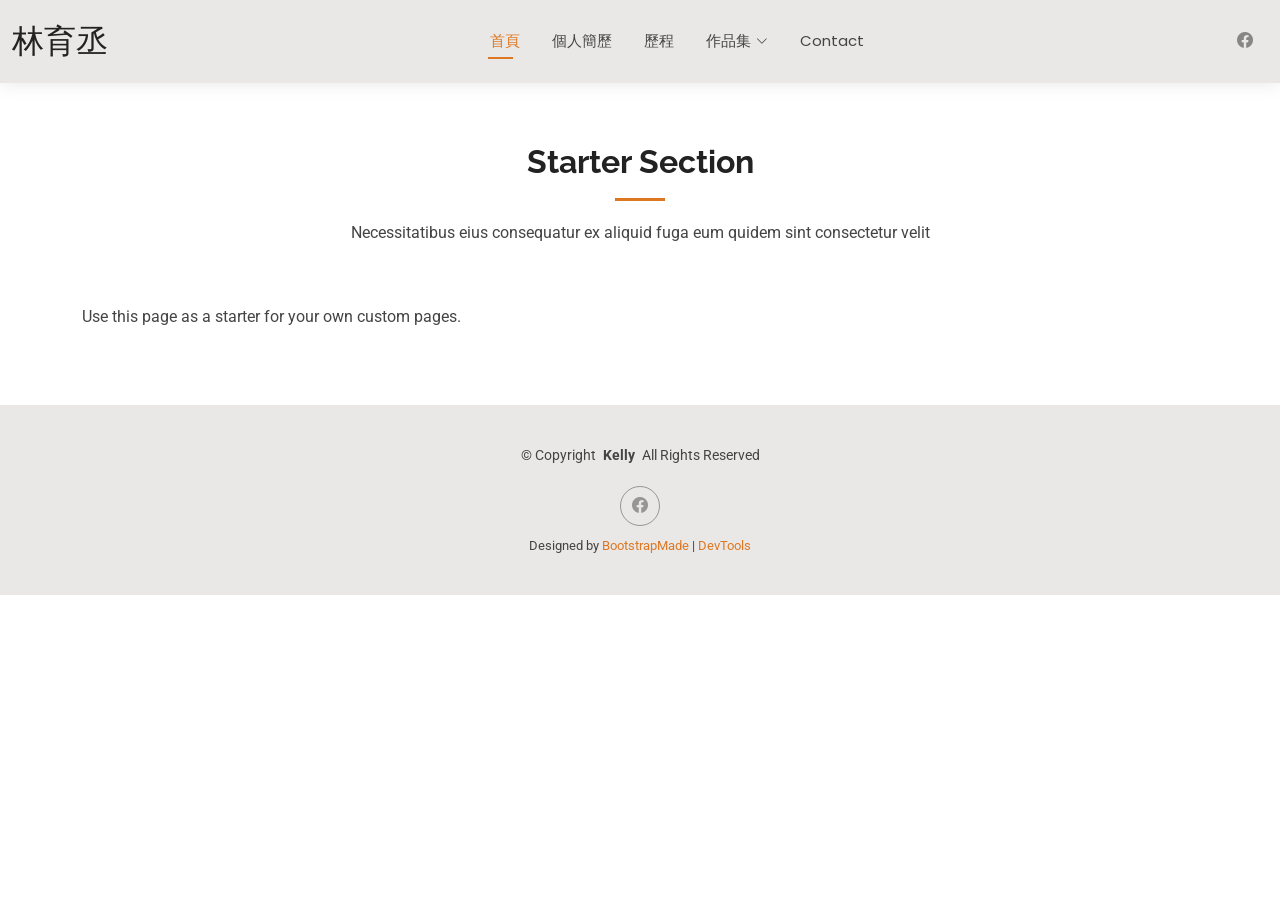
<file: starter-page.html>
<!DOCTYPE html>
<html lang="en">

<head>
  <meta charset="utf-8">
  <meta content="width=device-width, initial-scale=1.0" name="viewport">
  <title>Starter Page - Kelly Bootstrap Template</title>
  <meta name="description" content="">
  <meta name="keywords" content="">

  <!-- Favicons -->
  <link href="assets/img/favicon.png" rel="icon">
  <link href="assets/img/apple-touch-icon.png" rel="apple-touch-icon">

  <!-- Fonts -->
  <link href="https://fonts.googleapis.com" rel="preconnect">
  <link href="https://fonts.gstatic.com" rel="preconnect" crossorigin>
  <link href="https://fonts.googleapis.com/css2?family=Roboto:ital,wght@0,100;0,300;0,400;0,500;0,700;0,900;1,100;1,300;1,400;1,500;1,700;1,900&family=Poppins:ital,wght@0,100;0,200;0,300;0,400;0,500;0,600;0,700;0,800;0,900;1,100;1,200;1,300;1,400;1,500;1,600;1,700;1,800;1,900&family=Raleway:ital,wght@0,100;0,200;0,300;0,400;0,500;0,600;0,700;0,800;0,900;1,100;1,200;1,300;1,400;1,500;1,600;1,700;1,800;1,900&display=swap" rel="stylesheet">

  <!-- Vendor CSS Files -->
  <link href="assets/vendor/bootstrap/css/bootstrap.min.css" rel="stylesheet">
  <link href="assets/vendor/bootstrap-icons/bootstrap-icons.css" rel="stylesheet">
  <link href="assets/vendor/aos/aos.css" rel="stylesheet">
  <link href="assets/vendor/swiper/swiper-bundle.min.css" rel="stylesheet">
  <link href="assets/vendor/glightbox/css/glightbox.min.css" rel="stylesheet">

  <!-- Main CSS File -->
  <link href="assets/css/main.css" rel="stylesheet">

  <!-- =======================================================
  * Template Name: Kelly
  * Template URL: https://bootstrapmade.com/kelly-free-bootstrap-cv-resume-html-template/
  * Updated: Aug 07 2024 with Bootstrap v5.3.3
  * Author: BootstrapMade.com
  * License: https://bootstrapmade.com/license/
  ======================================================== -->
</head>

<body class="starter-page-page">

  <header id="header" class="header d-flex align-items-center light-background sticky-top">
    <div class="container-fluid position-relative d-flex align-items-center justify-content-between">

      <a href="index.html" class="logo d-flex align-items-center me-auto me-xl-0">
        <!-- Uncomment the line below if you also wish to use an image logo -->
        <!-- <img src="assets/img/logo.png" alt=""> -->
        <h1 class="sitename">林育丞</h1>
      </a>

      <nav id="navmenu" class="navmenu">
        <ul>
          <li><a href="index.html" class="active">首頁</a></li>
          <li><a href="about.html">個人簡歷</a></li>
          <li><a href="resume.html">歷程</a></li>
          <!--<li><a href="services.html">不知道以後會不會用到先隱藏</a></li>-->
          <!--<li><a href="portfolio.html">也是先藏</a></li>-->
          <li class="dropdown"><a href="#"><span>作品集</span> <i class="bi bi-chevron-down toggle-dropdown"></i></a>
            <ul>
              <li><a href="#">國科會大專生研究計畫</a></li>
              <li class="dropdown"><a href="#"><span>史料考釋</span> <i class="bi bi-chevron-down toggle-dropdown"></i></a>
                <ul>
                  <li><a href="#">建炎以來朝野雜記宦官節度使條</a></li>
                  <li><a href="#">宋故太保大觀文左丞相魏國公贈太師諡文忠京公墓誌銘</a></li>
                  <li><a href="#">劉豫家族墓誌銘</a></li>
                  <!--<li><a href="#">暫時沒用</a></li>-->
                  <!--<li><a href="#">也是暫時沒用</a></li>-->
                </ul>
              </li>
              <li><a href="#">論文:宦官與南宋中期政治-以王德謙為中心的考察</a></li>
              <li><a href="#">書評:評大宋之變</a></li>
              <li><a href="#">書評:評君主道學與宋王朝</a></li>
            </ul>
          </li>
          <li><a href="contact.html">Contact</a></li>
        </ul>
        <i class="mobile-nav-toggle d-xl-none bi bi-list"></i>
      </nav>

      <div class="header-social-links">
      
        <a href="#" class="facebook"><i class="bi bi-facebook"></i></a>
       
      </div>

    </div>
  </header>

  <main class="main">

    <!-- Starter Section Section -->
    <section id="starter-section" class="starter-section section">

      <!-- Section Title -->
      <div class="container section-title" data-aos="fade-up">
        <h2>Starter Section</h2>
        <p>Necessitatibus eius consequatur ex aliquid fuga eum quidem sint consectetur velit</p>
      </div><!-- End Section Title -->

      <div class="container" data-aos="fade-up">
        <p>Use this page as a starter for your own custom pages.</p>
      </div>

    </section><!-- /Starter Section Section -->

  </main>

  <footer id="footer" class="footer light-background">

    <div class="container">
      <div class="copyright text-center ">
        <p>© <span>Copyright</span> <strong class="px-1 sitename">Kelly</strong> <span>All Rights Reserved<br></span></p>
      </div>
      <div class="social-links d-flex justify-content-center">

        <a href=""><i class="bi bi-facebook"></i></a>
      
      </div>
      <div class="credits">
        <!-- All the links in the footer should remain intact. -->
        <!-- You can delete the links only if you've purchased the pro version. -->
        <!-- Licensing information: https://bootstrapmade.com/license/ -->
        <!-- Purchase the pro version with working PHP/AJAX contact form: [buy-url] -->
        Designed by <a href="https://bootstrapmade.com/">BootstrapMade</a> | <a href="https://bootstrapmade.com/tools/">DevTools</a>
      </div>
    </div>

  </footer>

  <!-- Scroll Top -->
  <a href="#" id="scroll-top" class="scroll-top d-flex align-items-center justify-content-center"><i class="bi bi-arrow-up-short"></i></a>

  <!-- Preloader -->
  <div id="preloader"></div>

  <!-- Vendor JS Files -->
  <script src="assets/vendor/bootstrap/js/bootstrap.bundle.min.js"></script>
  <script src="assets/vendor/php-email-form/validate.js"></script>
  <script src="assets/vendor/aos/aos.js"></script>
  <script src="assets/vendor/waypoints/noframework.waypoints.js"></script>
  <script src="assets/vendor/purecounter/purecounter_vanilla.js"></script>
  <script src="assets/vendor/swiper/swiper-bundle.min.js"></script>
  <script src="assets/vendor/glightbox/js/glightbox.min.js"></script>
  <script src="assets/vendor/imagesloaded/imagesloaded.pkgd.min.js"></script>
  <script src="assets/vendor/isotope-layout/isotope.pkgd.min.js"></script>

  <!-- Main JS File -->
  <script src="assets/js/main.js"></script>

</body>

</html>
</file>
<file: assets/css/main.css>
/**
* Template Name: Kelly
* Template URL: https://bootstrapmade.com/kelly-free-bootstrap-cv-resume-html-template/
* Updated: Aug 07 2024 with Bootstrap v5.3.3
* Author: BootstrapMade.com
* License: https://bootstrapmade.com/license/
*/

/*--------------------------------------------------------------
# Font & Color Variables
# Help: https://bootstrapmade.com/color-system/
--------------------------------------------------------------*/
/* Fonts */
:root {
  --default-font: "Roboto",  system-ui, -apple-system, "Segoe UI", Roboto, "Helvetica Neue", Arial, "Noto Sans", "Liberation Sans", sans-serif, "Apple Color Emoji", "Segoe UI Emoji", "Segoe UI Symbol", "Noto Color Emoji";
  --heading-font: "Raleway",  sans-serif;
  --nav-font: "Poppins",  sans-serif;
}

/* Global Colors - The following color variables are used throughout the website. Updating them here will change the color scheme of the entire website */
:root { 
  --background-color: #ffffff; /* Background color for the entire website, including individual sections */
  --default-color: #444444; /* Default color used for the majority of the text content across the entire website */
  --heading-color: #222222; /* Color for headings, subheadings and title throughout the website */
  --accent-color: #dd7722; /* Accent color that represents your brand on the website. It's used for buttons, links, and other elements that need to stand out */
  --surface-color: #ffffff; /* The surface color is used as a background of boxed elements within sections, such as cards, icon boxes, or other elements that require a visual separation from the global background. */
  --contrast-color: #ffffff; /* Contrast color for text, ensuring readability against backgrounds of accent, heading, or default colors. */
}

/* Nav Menu Colors - The following color variables are used specifically for the navigation menu. They are separate from the global colors to allow for more customization options */
:root {
  --nav-color: #444444;  /* The default color of the main navmenu links */
  --nav-hover-color: #dd7722; /* Applied to main navmenu links when they are hovered over or active */
  --nav-mobile-background-color: #ffffff; /* Used as the background color for mobile navigation menu */
  --nav-dropdown-background-color: #ffffff; /* Used as the background color for dropdown items that appear when hovering over primary navigation items */
  --nav-dropdown-color: #444444; /* Used for navigation links of the dropdown items in the navigation menu. */
  --nav-dropdown-hover-color: #dd7722; /* Similar to --nav-hover-color, this color is applied to dropdown navigation links when they are hovered over. */
}

/* Color Presets - These classes override global colors when applied to any section or element, providing reuse of the sam color scheme. */

.light-background {
  --background-color: #e9e8e6;
  --surface-color: #ffffff;
}

.dark-background {
  --background-color: #060606;
  --default-color: #ffffff;
  --heading-color: #ffffff;
  --surface-color: #252525;
  --contrast-color: #ffffff;
}

/* Smooth scroll */
:root {
  scroll-behavior: smooth;
}

/*--------------------------------------------------------------
# General Styling & Shared Classes
--------------------------------------------------------------*/
body {
  color: var(--default-color);
  background-color: var(--background-color);
  font-family: var(--default-font);
}

a {
  color: var(--accent-color);
  text-decoration: none;
  transition: 0.3s;
}

a:hover {
  color: color-mix(in srgb, var(--accent-color), transparent 25%);
  text-decoration: none;
}

h1,
h2,
h3,
h4,
h5,
h6 {
  color: var(--heading-color);
  font-family: var(--heading-font);
}

/* PHP Email Form Messages
------------------------------*/
.php-email-form .error-message {
  display: none;
  background: #df1529;
  color: #ffffff;
  text-align: left;
  padding: 15px;
  margin-bottom: 24px;
  font-weight: 600;
}

.php-email-form .sent-message {
  display: none;
  color: #ffffff;
  background: #059652;
  text-align: center;
  padding: 15px;
  margin-bottom: 24px;
  font-weight: 600;
}

.php-email-form .loading {
  display: none;
  background: var(--surface-color);
  text-align: center;
  padding: 15px;
  margin-bottom: 24px;
}

.php-email-form .loading:before {
  content: "";
  display: inline-block;
  border-radius: 50%;
  width: 24px;
  height: 24px;
  margin: 0 10px -6px 0;
  border: 3px solid var(--accent-color);
  border-top-color: var(--surface-color);
  animation: php-email-form-loading 1s linear infinite;
}

@keyframes php-email-form-loading {
  0% {
    transform: rotate(0deg);
  }

  100% {
    transform: rotate(360deg);
  }
}

/*--------------------------------------------------------------
# Global Header
--------------------------------------------------------------*/
.header {
  color: var(--default-color);
  background-color: var(--background-color);
  padding: 15px 0;
  transition: all 0.5s;
  z-index: 997;
  box-shadow: 0px 0 18px rgba(0, 0, 0, 0.1);
}

.header .logo {
  line-height: 1;
}

.header .logo img {
  max-height: 36px;
  margin-right: 8px;
}

.header .logo h1 {
  font-size: 32px;
  margin: 0;
  font-weight: 300;
  text-transform: uppercase;
  color: var(--heading-color);
}

.header .header-social-links {
  padding-right: 15px;
}

.header .header-social-links a {
  color: color-mix(in srgb, var(--default-color), transparent 40%);
  padding-left: 6px;
  display: inline-block;
  transition: 0.3s;
  font-size: 16px;
}

.header .header-social-links a:hover {
  color: var(--accent-color);
}

.header .header-social-links a i {
  line-height: 0px;
}

@media (max-width: 1200px) {
  .header .logo {
    order: 1;
  }

  .header .header-social-links {
    order: 2;
  }

  .header .navmenu {
    order: 3;
  }
}

/*--------------------------------------------------------------
# Navigation Menu
--------------------------------------------------------------*/
/* Desktop Navigation */
@media (min-width: 1200px) {
  .navmenu {
    padding: 0;
  }

  .navmenu ul {
    margin: 0;
    padding: 0;
    display: flex;
    list-style: none;
    align-items: center;
  }

  .navmenu li {
    position: relative;
  }

  .navmenu>ul>li {
    white-space: nowrap;
    padding: 15px 14px;
  }

  .navmenu>ul>li:last-child {
    padding-right: 0;
  }

  .navmenu a,
  .navmenu a:focus {
    color: var(--nav-color);
    font-size: 15px;
    padding: 0 2px;
    font-family: var(--nav-font);
    font-weight: 400;
    display: flex;
    align-items: center;
    justify-content: space-between;
    white-space: nowrap;
    transition: 0.3s;
    position: relative;
  }

  .navmenu a i,
  .navmenu a:focus i {
    font-size: 12px;
    line-height: 0;
    margin-left: 5px;
    transition: 0.3s;
  }

  .navmenu>ul>li>a:before {
    content: "";
    position: absolute;
    height: 2px;
    bottom: -6px;
    left: 0;
    background-color: var(--nav-hover-color);
    visibility: hidden;
    width: 0px;
    transition: all 0.3s ease-in-out 0s;
  }

  .navmenu a:hover:before,
  .navmenu li:hover>a:before,
  .navmenu .active:before {
    visibility: visible;
    width: 25px;
  }

  .navmenu li:hover>a,
  .navmenu .active,
  .navmenu .active:focus {
    color: var(--nav-hover-color);
  }

  .navmenu .dropdown ul {
    margin: 0;
    padding: 10px 0;
    background: var(--nav-dropdown-background-color);
    display: block;
    position: absolute;
    visibility: hidden;
    left: 14px;
    top: 130%;
    opacity: 0;
    transition: 0.3s;
    border-radius: 4px;
    z-index: 99;
    box-shadow: 0px 0px 30px rgba(0, 0, 0, 0.1);
  }

  .navmenu .dropdown ul li {
    min-width: 200px;
  }

  .navmenu .dropdown ul a {
    padding: 10px 20px;
    font-size: 15px;
    text-transform: none;
    color: var(--nav-dropdown-color);
  }

  .navmenu .dropdown ul a i {
    font-size: 12px;
  }

  .navmenu .dropdown ul a:hover,
  .navmenu .dropdown ul .active:hover,
  .navmenu .dropdown ul li:hover>a {
    color: var(--nav-dropdown-hover-color);
  }

  .navmenu .dropdown:hover>ul {
    opacity: 1;
    top: 100%;
    visibility: visible;
  }

  .navmenu .dropdown .dropdown ul {
    top: 0;
    left: -90%;
    visibility: hidden;
  }

  .navmenu .dropdown .dropdown:hover>ul {
    opacity: 1;
    top: 0;
    left: -100%;
    visibility: visible;
  }
}

/* Mobile Navigation */
@media (max-width: 1199px) {
  .mobile-nav-toggle {
    color: var(--nav-color);
    font-size: 28px;
    line-height: 0;
    margin-right: 10px;
    cursor: pointer;
    transition: color 0.3s;
  }

  .navmenu {
    padding: 0;
    z-index: 9997;
  }

  .navmenu ul {
    display: none;
    list-style: none;
    position: absolute;
    inset: 60px 20px 20px 20px;
    padding: 10px 0;
    margin: 0;
    border-radius: 6px;
    background-color: var(--nav-mobile-background-color);
    border: 1px solid color-mix(in srgb, var(--default-color), transparent 90%);
    box-shadow: none;
    overflow-y: auto;
    transition: 0.3s;
    z-index: 9998;
  }

  .navmenu a,
  .navmenu a:focus {
    color: var(--nav-dropdown-color);
    padding: 10px 20px;
    font-family: var(--nav-font);
    font-size: 17px;
    font-weight: 500;
    display: flex;
    align-items: center;
    justify-content: space-between;
    white-space: nowrap;
    transition: 0.3s;
  }

  .navmenu a i,
  .navmenu a:focus i {
    font-size: 12px;
    line-height: 0;
    margin-left: 5px;
    width: 30px;
    height: 30px;
    display: flex;
    align-items: center;
    justify-content: center;
    border-radius: 50%;
    transition: 0.3s;
    background-color: color-mix(in srgb, var(--accent-color), transparent 90%);
  }

  .navmenu a i:hover,
  .navmenu a:focus i:hover {
    background-color: var(--accent-color);
    color: var(--contrast-color);
  }

  .navmenu a:hover,
  .navmenu .active,
  .navmenu .active:focus {
    color: var(--nav-dropdown-hover-color);
  }

  .navmenu .active i,
  .navmenu .active:focus i {
    background-color: var(--accent-color);
    color: var(--contrast-color);
    transform: rotate(180deg);
  }

  .navmenu .dropdown ul {
    position: static;
    display: none;
    z-index: 99;
    padding: 10px 0;
    margin: 10px 20px;
    background-color: var(--nav-dropdown-background-color);
    transition: all 0.5s ease-in-out;
  }

  .navmenu .dropdown ul ul {
    background-color: rgba(33, 37, 41, 0.1);
  }

  .navmenu .dropdown>.dropdown-active {
    display: block;
    background-color: rgba(33, 37, 41, 0.03);
  }

  .mobile-nav-active {
    overflow: hidden;
  }

  .mobile-nav-active .mobile-nav-toggle {
    color: #fff;
    position: absolute;
    font-size: 32px;
    top: 15px;
    right: 15px;
    margin-right: 0;
    z-index: 9999;
  }

  .mobile-nav-active .navmenu {
    position: fixed;
    overflow: hidden;
    inset: 0;
    background: rgba(33, 37, 41, 0.8);
    transition: 0.3s;
  }

  .mobile-nav-active .navmenu>ul {
    display: block;
  }
}

/*--------------------------------------------------------------
# Global Footer
--------------------------------------------------------------*/
.footer {
  color: var(--default-color);
  background-color: var(--background-color);
  font-size: 14px;
  padding: 40px 0;
  position: relative;
}

.footer .copyright p {
  margin-bottom: 0;
}

.footer .social-links {
  margin-top: 20px;
}

.footer .social-links a {
  display: flex;
  align-items: center;
  justify-content: center;
  width: 40px;
  height: 40px;
  border-radius: 50%;
  border: 1px solid color-mix(in srgb, var(--default-color), transparent 50%);
  font-size: 16px;
  color: color-mix(in srgb, var(--default-color), transparent 50%);
  margin: 0 5px;
  transition: 0.3s;
}

.footer .social-links a:hover {
  color: var(--accent-color);
  border-color: var(--accent-color);
}

.footer .credits {
  margin-top: 10px;
  font-size: 13px;
  text-align: center;
}

/*--------------------------------------------------------------
# Preloader
--------------------------------------------------------------*/
#preloader {
  position: fixed;
  inset: 0;
  z-index: 9999;
  overflow: hidden;
  background-color: var(--background-color);
  transition: all 0.6s ease-out;
  width: 100%;
  height: 100vh;
}

#preloader:before,
#preloader:after {
  content: "";
  position: absolute;
  border: 4px solid var(--accent-color);
  border-radius: 50%;
  animation: animate-preloader 2s cubic-bezier(0, 0.2, 0.8, 1) infinite;
}

#preloader:after {
  animation-delay: -0.5s;
}

@keyframes animate-preloader {
  0% {
    width: 10px;
    height: 10px;
    top: calc(50% - 5px);
    left: calc(50% - 5px);
    opacity: 1;
  }

  100% {
    width: 72px;
    height: 72px;
    top: calc(50% - 36px);
    left: calc(50% - 36px);
    opacity: 0;
  }
}

/*--------------------------------------------------------------
# Scroll Top Button
--------------------------------------------------------------*/
.scroll-top {
  position: fixed;
  visibility: hidden;
  opacity: 0;
  right: 15px;
  bottom: -15px;
  z-index: 99999;
  background-color: var(--accent-color);
  width: 44px;
  height: 44px;
  border-radius: 50px;
  transition: all 0.4s;
}

.scroll-top i {
  font-size: 24px;
  color: var(--contrast-color);
  line-height: 0;
}

.scroll-top:hover {
  background-color: color-mix(in srgb, var(--accent-color), transparent 20%);
  color: var(--contrast-color);
}

.scroll-top.active {
  visibility: visible;
  opacity: 1;
  bottom: 15px;
}

/*--------------------------------------------------------------
# Disable aos animation delay on mobile devices
--------------------------------------------------------------*/
@media screen and (max-width: 768px) {
  [data-aos-delay] {
    transition-delay: 0 !important;
  }
}

/*--------------------------------------------------------------
# Global Page Titles & Breadcrumbs
--------------------------------------------------------------*/
.page-title {
  color: var(--default-color);
  background-color: var(--background-color);
  padding: 25px 0;
  position: relative;
  border-bottom: 1px solid color-mix(in srgb, var(--default-color), transparent 85%);
}

.page-title h1 {
  font-size: 24px;
  font-weight: 400;
}

.page-title .breadcrumbs ol {
  display: flex;
  flex-wrap: wrap;
  list-style: none;
  padding: 0;
  margin: 0;
  font-size: 14px;
  font-weight: 400;
}

.page-title .breadcrumbs ol li+li {
  padding-left: 10px;
}

.page-title .breadcrumbs ol li+li::before {
  content: "/";
  display: inline-block;
  padding-right: 10px;
  color: color-mix(in srgb, var(--default-color), transparent 70%);
}

/*--------------------------------------------------------------
# Global Sections
--------------------------------------------------------------*/
section,
.section {
  color: var(--default-color);
  background-color: var(--background-color);
  padding: 60px 0;
  scroll-margin-top: 100px;
  overflow: clip;
}

@media (max-width: 1199px) {

  section,
  .section {
    scroll-margin-top: 66px;
  }
}

/*--------------------------------------------------------------
# Global Section Titles
--------------------------------------------------------------*/
.section-title {
  text-align: center;
  padding-bottom: 60px;
  position: relative;
}

.section-title h2 {
  font-size: 32px;
  font-weight: 700;
  margin-bottom: 20px;
  padding-bottom: 20px;
  position: relative;
}

.section-title h2:after {
  content: "";
  position: absolute;
  display: block;
  width: 50px;
  height: 3px;
  background: var(--accent-color);
  left: 0;
  right: 0;
  bottom: 0;
  margin: auto;
}

.section-title p {
  margin-bottom: 0;
}

/*--------------------------------------------------------------
# Hero Section
--------------------------------------------------------------*/
.hero {
  width: 100%;
  min-height: calc(100vh - 82px);
  position: relative;
  padding: 80px 0;
  display: flex;
  align-items: center;
  justify-content: center;
}

@media (max-width: 1200px) {
  .hero {
    min-height: calc(100vh - 68px);
  }
}

.hero img {
  position: absolute;
  inset: 0;
  display: block;
  width: 100%;
  height: 100%;
  object-fit: cover;
  z-index: 1;
}

.hero .container {
  position: relative;
  z-index: 3;
}

.hero h2 {
  margin: 0;
  font-size: 48px;
  font-weight: 700;
}

.hero p {
  margin: 10px 0 0 0;
  font-size: 24px;
  color: #fff
}

.hero .btn-get-started {
  color: var(--contrast-color);
  background: var(--accent-color);
  font-family: var(--heading-font);
  text-transform: uppercase;
  font-weight: 600;
  font-size: 12px;
  letter-spacing: 1px;
  display: inline-block;
  padding: 12px 40px;
  border-radius: 50px;
  transition: 0.5s;
  margin-top: 30px;
}

.hero .btn-get-started:hover {
  background: color-mix(in srgb, var(--accent-color) 90%, white 20%);
}

@media (max-width: 768px) {
  .hero h2 {
    font-size: 32px;
  }

  .hero p {
    font-size: 18px;
  }
}

/*--------------------------------------------------------------
# About Section
--------------------------------------------------------------*/
.about .content h2 {
  font-weight: 700;
  font-size: 24px;
}

.about .content ul {
  list-style: none;
  padding: 0;
}

.about .content ul li {
  margin-bottom: 20px;
  display: flex;
  align-items: center;
}

.about .content ul strong {
  margin-right: 10px;
}

.about .content ul i {
  font-size: 16px;
  margin-right: 5px;
  color: var(--accent-color);
  line-height: 0;
}

/*--------------------------------------------------------------
# Skills Section
--------------------------------------------------------------*/
.skills .progress {
  height: 60px;
  display: block;
  background: none;
  border-radius: 0;
}

.skills .progress .skill {
  color: var(--heading-color);
  padding: 0;
  margin: 0 0 6px 0;
  text-transform: uppercase;
  display: block;
  font-weight: 600;
  font-family: var(--heading-font);
}

.skills .progress .skill .val {
  float: right;
  font-style: normal;
}

.skills .progress-bar-wrap {
  background: color-mix(in srgb, var(--default-color), transparent 90%);
  height: 10px;
}

.skills .progress-bar {
  width: 1px;
  height: 10px;
  transition: 0.9s;
  background-color: var(--accent-color);
}

/*--------------------------------------------------------------
# Stats Section
--------------------------------------------------------------*/
.stats .stats-item {
  padding: 30px;
  width: 100%;
}

.stats .stats-item span {
  color: var(--heading-color);
  font-size: 48px;
  display: block;
  font-weight: 700;
  margin-bottom: 20px;
  padding-bottom: 20px;
  position: relative;
}

.stats .stats-item span:after {
  content: "";
  position: absolute;
  display: block;
  width: 25px;
  height: 3px;
  background: var(--accent-color);
  left: 0;
  right: 0;
  bottom: 0;
  margin: auto;
}

.stats .stats-item p {
  color: color-mix(in srgb, var(--default-color), transparent 40%);
  padding: 0;
  margin: 0;
  font-family: var(--heading-font);
  font-weight: 500;
}

/*--------------------------------------------------------------
# Testimonials Section
--------------------------------------------------------------*/
.testimonials .section-header {
  margin-bottom: 40px;
}

.testimonials .testimonials-carousel,
.testimonials .testimonials-slider {
  overflow: hidden;
}

.testimonials .testimonial-item {
  text-align: center;
}

.testimonials .testimonial-item .testimonial-img {
  width: 120px;
  border-radius: 50%;
  border: 4px solid var(--background-color);
  margin: 0 auto;
}

.testimonials .testimonial-item h3 {
  font-size: 20px;
  font-weight: bold;
  margin: 10px 0 5px 0;
}

.testimonials .testimonial-item h4 {
  font-size: 14px;
  color: color-mix(in srgb, var(--default-color), transparent 40%);
  margin: 0 0 15px 0;
}

.testimonials .testimonial-item .stars {
  margin-bottom: 15px;
}

.testimonials .testimonial-item .stars i {
  color: #ffc107;
  margin: 0 1px;
}

.testimonials .testimonial-item .quote-icon-left,
.testimonials .testimonial-item .quote-icon-right {
  color: color-mix(in srgb, var(--accent-color), transparent 50%);
  font-size: 26px;
  line-height: 0;
}

.testimonials .testimonial-item .quote-icon-left {
  display: inline-block;
  left: -5px;
  position: relative;
}

.testimonials .testimonial-item .quote-icon-right {
  display: inline-block;
  right: -5px;
  position: relative;
  top: 10px;
  transform: scale(-1, -1);
}

.testimonials .testimonial-item p {
  font-style: italic;
  margin: 0 auto 15px auto;
}

.testimonials .swiper-wrapper {
  height: auto;
}

.testimonials .swiper-pagination {
  margin-top: 20px;
  position: relative;
}

.testimonials .swiper-pagination .swiper-pagination-bullet {
  width: 12px;
  height: 12px;
  opacity: 1;
  background-color: color-mix(in srgb, var(--default-color), transparent 85%);
}

.testimonials .swiper-pagination .swiper-pagination-bullet-active {
  background-color: var(--accent-color);
}

@media (min-width: 992px) {
  .testimonials .testimonial-item p {
    width: 80%;
  }
}

/*--------------------------------------------------------------
# Resume Section
--------------------------------------------------------------*/
.resume .resume-title {
  color: var(--heading-color);
  font-size: 26px;
  font-weight: 700;
  margin-top: 20px;
  margin-bottom: 20px;
}

.resume .resume-item {
  padding: 0 0 20px 20px;
  margin-top: -2px;
  border-left: 2px solid var(--accent-color);
  position: relative;
}

.resume .resume-item h4 {
  line-height: 18px;
  font-size: 18px;
  font-weight: 600;
  text-transform: uppercase;
  color: color-mix(in srgb, var(--default-color), transparent 20%);
  margin-bottom: 10px;
}

.resume .resume-item h5 {
  font-size: 16px;
  padding: 5px 15px;
  display: inline-block;
  font-weight: 600;
  margin-bottom: 10px;
}

.resume .resume-item ul {
  padding-left: 20px;
}

.resume .resume-item ul li {
  padding-bottom: 10px;
}

.resume .resume-item:last-child {
  padding-bottom: 0;
}

.resume .resume-item::before {
  content: "";
  position: absolute;
  width: 16px;
  height: 16px;
  border-radius: 50px;
  left: -9px;
  top: 0;
  background: var(--background-color);
  border: 2px solid var(--accent-color);
}

/*--------------------------------------------------------------
# Services Section
--------------------------------------------------------------*/
.services .service-item {
  background-color: var(--surface-color);
  box-shadow: 0px 5px 90px 0px rgba(0, 0, 0, 0.1);
  height: 100%;
  padding: 60px 30px;
  text-align: center;
  transition: 0.3s;
  border-radius: 5px;
}

.services .service-item .icon {
  margin: 0 auto;
  width: 100px;
  height: 100px;
  display: flex;
  align-items: center;
  justify-content: center;
  transition: ease-in-out 0.3s;
  position: relative;
}

.services .service-item .icon i {
  font-size: 36px;
  transition: 0.5s;
  position: relative;
}

.services .service-item .icon svg {
  position: absolute;
  top: 0;
  left: 0;
}

.services .service-item .icon svg path {
  transition: 0.5s;
  fill: color-mix(in srgb, var(--default-color), transparent 95%);
}

.services .service-item h3 {
  font-weight: 700;
  margin: 10px 0 15px 0;
  font-size: 22px;
}

.services .service-item p {
  line-height: 24px;
  font-size: 14px;
  margin-bottom: 0;
}

.services .service-item:hover {
  box-shadow: 0px 5px 35px 0px rgba(0, 0, 0, 0.1);
}

.services .service-item.item-cyan i {
  color: #0dcaf0;
}

.services .service-item.item-cyan:hover .icon i {
  color: #fff;
}

.services .service-item.item-cyan:hover .icon path {
  fill: #0dcaf0;
}

.services .service-item.item-orange i {
  color: #fd7e14;
}

.services .service-item.item-orange:hover .icon i {
  color: #fff;
}

.services .service-item.item-orange:hover .icon path {
  fill: #fd7e14;
}

.services .service-item.item-teal i {
  color: #20c997;
}

.services .service-item.item-teal:hover .icon i {
  color: #fff;
}

.services .service-item.item-teal:hover .icon path {
  fill: #20c997;
}

.services .service-item.item-red i {
  color: #df1529;
}

.services .service-item.item-red:hover .icon i {
  color: #fff;
}

.services .service-item.item-red:hover .icon path {
  fill: #df1529;
}

.services .service-item.item-indigo i {
  color: #6610f2;
}

.services .service-item.item-indigo:hover .icon i {
  color: #fff;
}

.services .service-item.item-indigo:hover .icon path {
  fill: #6610f2;
}

.services .service-item.item-pink i {
  color: #f3268c;
}

.services .service-item.item-pink:hover .icon i {
  color: #fff;
}

.services .service-item.item-pink:hover .icon path {
  fill: #f3268c;
}

/*--------------------------------------------------------------
# Portfolio Section
--------------------------------------------------------------*/
.portfolio .portfolio-filters {
  padding: 0;
  margin: 0 auto 20px auto;
  list-style: none;
  text-align: center;
}

.portfolio .portfolio-filters li {
  cursor: pointer;
  display: inline-block;
  padding: 8px 20px 10px 20px;
  margin: 0;
  font-size: 15px;
  font-weight: 500;
  line-height: 1;
  margin-bottom: 5px;
  border-radius: 50px;
  transition: all 0.3s ease-in-out;
  font-family: var(--heading-font);
}

.portfolio .portfolio-filters li:hover,
.portfolio .portfolio-filters li.filter-active {
  color: var(--contrast-color);
  background-color: var(--accent-color);
}

.portfolio .portfolio-filters li:first-child {
  margin-left: 0;
}

.portfolio .portfolio-filters li:last-child {
  margin-right: 0;
}

@media (max-width: 575px) {
  .portfolio .portfolio-filters li {
    font-size: 14px;
    margin: 0 0 10px 0;
  }
}

.portfolio .portfolio-item {
  position: relative;
  overflow: hidden;
}

.portfolio .portfolio-item .portfolio-info {
  opacity: 0;
  position: absolute;
  left: 12px;
  right: 12px;
  bottom: -100%;
  z-index: 3;
  transition: all ease-in-out 0.5s;
  background: color-mix(in srgb, var(--surface-color), transparent 10%);
  padding: 15px;
}

.portfolio .portfolio-item .portfolio-info h4 {
  font-size: 18px;
  font-weight: 600;
  padding-right: 50px;
}

.portfolio .portfolio-item .portfolio-info p {
  color: color-mix(in srgb, var(--default-color), transparent 30%);
  font-size: 14px;
  margin-bottom: 0;
  padding-right: 50px;
}

.portfolio .portfolio-item .portfolio-info .preview-link,
.portfolio .portfolio-item .portfolio-info .details-link {
  position: absolute;
  right: 50px;
  font-size: 24px;
  top: calc(50% - 14px);
  color: color-mix(in srgb, var(--default-color), transparent 30%);
  transition: 0.3s;
  line-height: 0;
}

.portfolio .portfolio-item .portfolio-info .preview-link:hover,
.portfolio .portfolio-item .portfolio-info .details-link:hover {
  color: var(--accent-color);
}

.portfolio .portfolio-item .portfolio-info .details-link {
  right: 14px;
  font-size: 28px;
}

.portfolio .portfolio-item:hover .portfolio-info {
  opacity: 1;
  bottom: 0;
}

/*--------------------------------------------------------------
# Portfolio Details Section
--------------------------------------------------------------*/
.portfolio-details .portfolio-details-slider img {
  width: 100%;
}

.portfolio-details .portfolio-details-slider .swiper-pagination {
  margin-top: 20px;
  position: relative;
}

.portfolio-details .portfolio-details-slider .swiper-pagination .swiper-pagination-bullet {
  width: 12px;
  height: 12px;
  background-color: color-mix(in srgb, var(--default-color), transparent 85%);
  opacity: 1;
}

.portfolio-details .portfolio-details-slider .swiper-pagination .swiper-pagination-bullet-active {
  background-color: var(--accent-color);
}

.portfolio-details .portfolio-info {
  background-color: var(--surface-color);
  padding: 30px;
  box-shadow: 0px 0 30px rgba(0, 0, 0, 0.1);
}

.portfolio-details .portfolio-info h3 {
  font-size: 22px;
  font-weight: 700;
  margin-bottom: 20px;
  padding-bottom: 20px;
  border-bottom: 1px solid color-mix(in srgb, var(--default-color), transparent 85%);
}

.portfolio-details .portfolio-info ul {
  list-style: none;
  padding: 0;
  font-size: 15px;
}

.portfolio-details .portfolio-info ul li+li {
  margin-top: 10px;
}

.portfolio-details .portfolio-description {
  padding-top: 30px;
}

.portfolio-details .portfolio-description h2 {
  font-size: 26px;
  font-weight: 700;
  margin-bottom: 20px;
}

.portfolio-details .portfolio-description p {
  padding: 0;
  color: color-mix(in srgb, var(--default-color), transparent 30%);
}

/*--------------------------------------------------------------
# Contact Section
--------------------------------------------------------------*/
.contact .info-wrap {
  background-color: var(--surface-color);
  box-shadow: 0px 0px 20px rgba(0, 0, 0, 0.1);
  padding: 30px;
}

@media (max-width: 575px) {
  .contact .info-wrap {
    padding: 20px;
  }
}

.contact .info-item {
  margin-bottom: 40px;
}

.contact .info-item i {
  font-size: 20px;
  color: var(--accent-color);
  background: color-mix(in srgb, var(--accent-color), transparent 92%);
  width: 44px;
  height: 44px;
  display: flex;
  justify-content: center;
  align-items: center;
  border-radius: 50px;
  transition: all 0.3s ease-in-out;
  margin-right: 15px;
}

.contact .info-item h3 {
  padding: 0;
  font-size: 18px;
  font-weight: 700;
  margin-bottom: 5px;
}

.contact .info-item p {
  padding: 0;
  margin-bottom: 0;
  font-size: 14px;
}

.contact .info-item:hover i {
  background: var(--accent-color);
  color: var(--contrast-color);
}

.contact .php-email-form {
  background-color: var(--surface-color);
  height: 100%;
  padding: 30px;
  box-shadow: 0px 0px 20px rgba(0, 0, 0, 0.1);
}

@media (max-width: 575px) {
  .contact .php-email-form {
    padding: 20px;
  }
}

.contact .php-email-form input[type=text],
.contact .php-email-form input[type=email],
.contact .php-email-form textarea {
  font-size: 14px;
  padding: 10px 15px;
  box-shadow: none;
  border-radius: 0;
  color: var(--default-color);
  background-color: var(--surface-color);
  border-color: color-mix(in srgb, var(--default-color), transparent 80%);
}

.contact .php-email-form input[type=text]:focus,
.contact .php-email-form input[type=email]:focus,
.contact .php-email-form textarea:focus {
  border-color: var(--accent-color);
}

.contact .php-email-form input[type=text]::placeholder,
.contact .php-email-form input[type=email]::placeholder,
.contact .php-email-form textarea::placeholder {
  color: color-mix(in srgb, var(--default-color), transparent 70%);
}

.contact .php-email-form button[type=submit] {
  color: var(--contrast-color);
  background: var(--accent-color);
  border: 0;
  padding: 10px 30px;
  transition: 0.4s;
  border-radius: 50px;
}

.contact .php-email-form button[type=submit]:hover {
  background: color-mix(in srgb, var(--accent-color), transparent 25%);
}

/*--------------------------------------------------------------
# Starter Section Section
--------------------------------------------------------------*/
.starter-section {
  /* Add your styles here */
}
</file>
